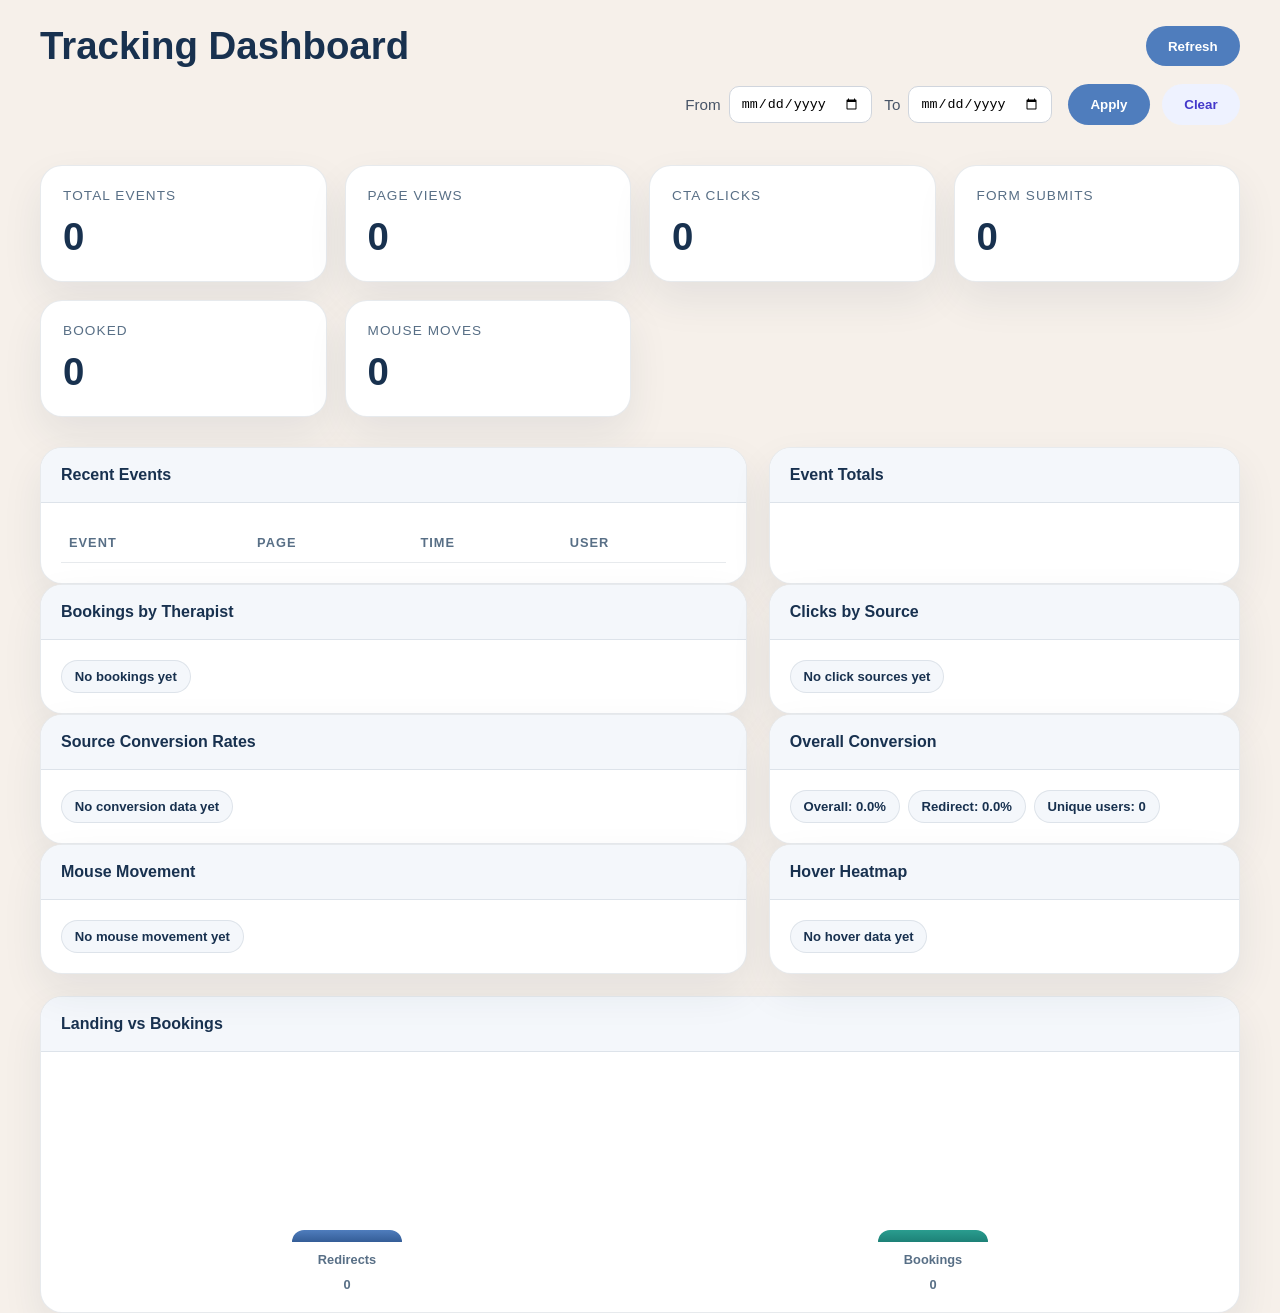
<file: index.html>
<!DOCTYPE html>
<html lang="en">
  <head>
    <meta charset="UTF-8" />
    <meta name="viewport" content="width=device-width, initial-scale=1.0" />
    <title>TMatch Tracking Dashboard</title>
    <link rel="stylesheet" href="dashboard.css" />
  </head>
  <body>
    <div class="container">
      <header class="header">
        <div class="header-inner">
          <h1>Tracking Dashboard</h1>
          <button class="refresh-btn" onclick="renderDashboard()">Refresh</button>
        </div>
        <div class="filter-bar" style="display:flex; flex-wrap:wrap; gap:12px; align-items:center; justify-content:flex-end; margin-top: 1rem;">
          <label style="display:flex; align-items:center; gap:8px; color:#475467; font-size:0.95rem;">From<input id="dateFrom" type="date" style="padding:0.55rem 0.7rem; border-radius:10px; border:1px solid #d0d5dd; background:#fff;" /></label>
          <label style="display:flex; align-items:center; gap:8px; color:#475467; font-size:0.95rem;">To<input id="dateTo" type="date" style="padding:0.55rem 0.7rem; border-radius:10px; border:1px solid #d0d5dd; background:#fff;" /></label>
          <button class="refresh-btn" onclick="renderDashboard()" style="margin-left: 0.25rem;">Apply</button>
          <button class="refresh-btn" onclick="clearDateFilter()" style="background:#eef2ff; color:#4338ca;">Clear</button>
        </div>
      </header>

      <section class="stats-grid" id="statsGrid"></section>

      <section class="layout">
        <div class="panel">
          <div class="panel-header">Recent Events</div>
          <div class="panel-body">
            <table>
              <thead>
                <tr>
                  <th>Event</th>
                  <th>Page</th>
                  <th>Time</th>
                  <th>User</th>
                </tr>
              </thead>
              <tbody id="eventTableBody"></tbody>
            </table>
          </div>
        </div>

        <div class="panel">
          <div class="panel-header">Event Totals</div>
          <div class="panel-body">
            <div id="eventTotals" class="chip-list"></div>
          </div>
        </div>
      </section>

      <section class="layout">
        <div class="panel">
          <div class="panel-header">Bookings by Therapist</div>
          <div class="panel-body">
            <div id="therapistBreakdown" class="chip-list"></div>
          </div>
        </div>

        <div class="panel">
          <div class="panel-header">Clicks by Source</div>
          <div class="panel-body">
            <div id="sourceBreakdown" class="chip-list"></div>
          </div>
        </div>
      </section>

      <section class="layout">
        <div class="panel">
          <div class="panel-header">Source Conversion Rates</div>
          <div class="panel-body">
            <div id="sourceConversionBreakdown" class="chip-list"></div>
          </div>
        </div>

        <div class="panel">
          <div class="panel-header">Overall Conversion</div>
          <div class="panel-body">
            <div id="overallConversion" class="chip-list"></div>
          </div>
        </div>
      </section>

      <section class="layout">
        <div class="panel">
          <div class="panel-header">Mouse Movement</div>
          <div class="panel-body">
            <div id="mouseMovementSummary" class="chip-list"></div>
          </div>
        </div>

        <div class="panel">
          <div class="panel-header">Hover Heatmap</div>
          <div class="panel-body">
            <div id="hoverHeatmapSummary" class="chip-list"></div>
          </div>
        </div>
      </section>

      <section class="panel chart-panel">
        <div class="panel-header">Landing vs Bookings</div>
        <div class="panel-body">
          <div id="chartWrap" class="chart-wrap"></div>
        </div>
      </section>
    </div>

    <script>
      const STORAGE_KEY = 'websiteTrackingEvents';
      const REDIRECT_STORAGE_KEY = 'redirectLandingVisits';

      function getEvents() {
        try {
          return JSON.parse(localStorage.getItem(STORAGE_KEY) || '[]');
        } catch (error) {
          return [];
        }
      }

      function getRedirectLandingStats() {
        try {
          return JSON.parse(localStorage.getItem(REDIRECT_STORAGE_KEY) || '{}');
        } catch (error) {
          return {};
        }
      }

      function getDateFilter() {
        const fromField = document.getElementById('dateFrom');
        const toField = document.getElementById('dateTo');
        return {
          from: fromField ? fromField.value : '',
          to: toField ? toField.value : ''
        };
      }

      function filterEventsByDate(events) {
        const { from, to } = getDateFilter();
        if (!from && !to) return events;

        return events.filter((event) => {
          if (!event.timestamp) return true;

          const eventDate = new Date(event.timestamp);
          const fromDate = from ? new Date(`${from}T00:00:00`) : null;
          const toDate = to ? new Date(`${to}T23:59:59`) : null;

          if (fromDate && eventDate < fromDate) return false;
          if (toDate && eventDate > toDate) return false;
          return true;
        });
      }

      function clearDateFilter() {
        const fromField = document.getElementById('dateFrom');
        const toField = document.getElementById('dateTo');
        if (fromField) fromField.value = '';
        if (toField) toField.value = '';
        renderDashboard();
      }

      function renderDashboard() {
        const events = filterEventsByDate(getEvents());
        const redirectStats = getRedirectLandingStats();

        const totalEvents = events.length;
        const pageViews = events.filter((event) => event.eventName === 'page_view').length;
        const clicks = events.filter((event) => event.eventName === 'cta_click').length;
        const formSubmits = events.filter((event) => event.eventName === 'form_submit').length;
        const bookedAppointments = events.filter((event) => event.eventName === 'book_appointment').length;
        const redirectVisits = Object.values(redirectStats).reduce((sum, item) => sum + (item.total || 0), 0);
        const uniqueUsers = new Set(events.map((event) => event.userId).filter(Boolean)).size;
        const overallConversionRate = pageViews > 0 ? (bookedAppointments / pageViews) * 100 : 0;
        const redirectConversionRate = redirectVisits > 0 ? (bookedAppointments / redirectVisits) * 100 : 0;

        const therapistSummary = events
          .filter((event) => event.eventName === 'book_appointment')
          .reduce((acc, event) => {
            const therapistName = event.therapist || 'Unknown therapist';
            acc[therapistName] = (acc[therapistName] || 0) + 1;
            return acc;
          }, {});

        const clickSourceSummary = events
          .filter((event) => event.eventName === 'cta_click' || event.eventName === 'outbound_click')
          .reduce((acc, event) => {
            const source = event.source || 'direct';
            acc[source] = (acc[source] || 0) + 1;
            return acc;
          }, {});

        const sourceTrafficSummary = events
          .filter((event) => event.eventName === 'page_view' || event.eventName === 'cta_click')
          .reduce((acc, event) => {
            const source = event.source || 'direct';
            acc[source] = (acc[source] || 0) + 1;
            return acc;
          }, {});

        const bookingsBySource = events
          .filter((event) => event.eventName === 'book_appointment')
          .reduce((acc, event) => {
            const source = event.source || 'direct';
            acc[source] = (acc[source] || 0) + 1;
            return acc;
          }, {});

        const sourceConversionSummary = Object.entries(sourceTrafficSummary).reduce((acc, [source, traffic]) => {
          const bookings = bookingsBySource[source] || 0;
          acc[source] = traffic > 0 ? (bookings / traffic) * 100 : 0;
          return acc;
        }, {});

        const mouseSet = events.filter((event) => event.eventName === 'mouse_move');
        const mouseHotspots = mouseSet.reduce((acc, event) => {
          const key = `${Math.round((event.x || 0) / 100) * 100},${Math.round((event.y || 0) / 100) * 100}`;
          acc[key] = (acc[key] || 0) + 1;
          return acc;
        }, {});

        const hoverHotspots = events
          .filter((event) => event.eventName === 'hover_heatmap')
          .reduce((acc, event) => {
            const key = event.element || 'unknown';
            acc[key] = (acc[key] || 0) + 1;
            return acc;
          }, {});

        const statsGrid = document.getElementById('statsGrid');
        statsGrid.innerHTML = `
          <div class="stat-card">
            <span class="stat-label">Total events</span>
            <div class="stat-value">${totalEvents}</div>
          </div>
          <div class="stat-card">
            <span class="stat-label">Page views</span>
            <div class="stat-value">${pageViews}</div>
          </div>
          <div class="stat-card">
            <span class="stat-label">CTA clicks</span>
            <div class="stat-value">${clicks}</div>
          </div>
          <div class="stat-card">
            <span class="stat-label">Form submits</span>
            <div class="stat-value">${formSubmits}</div>
          </div>
          <div class="stat-card">
            <span class="stat-label">Booked</span>
            <div class="stat-value">${bookedAppointments}</div>
          </div>
          <div class="stat-card">
            <span class="stat-label">Mouse moves</span>
            <div class="stat-value">${mouseSet.length}</div>
          </div>
        `;

        const eventTableBody = document.getElementById('eventTableBody');
        eventTableBody.innerHTML = events.slice(-10).reverse().map((event) => `
          <tr>
            <td>${event.eventName}</td>
            <td>${event.page || '/'}</td>
            <td>${new Date(event.timestamp).toLocaleString()}</td>
            <td>${event.userId || 'anonymous'}</td>
          </tr>
        `).join('');

        const totals = events.reduce((acc, event) => {
          acc[event.eventName] = (acc[event.eventName] || 0) + 1;
          return acc;
        }, {});

        const eventTotals = document.getElementById('eventTotals');
        const redirectSources = Object.entries(redirectStats).reduce((acc, [page, pageData]) => {
          Object.entries(pageData.sources || {}).forEach(([source, count]) => {
            acc[source] = (acc[source] || 0) + count;
          });
          return acc;
        }, {});

        const summaryChips = [
          ...Object.entries(totals)
            .sort((a, b) => b[1] - a[1])
            .map(([name, count]) => `<span class="chip">${name}: ${count}</span>`),
          ...Object.entries(redirectSources)
            .map(([source, count]) => `<span class="chip">redirect:${source}: ${count}</span>`)
        ];

        eventTotals.innerHTML = summaryChips.join('');

        const therapistBreakdown = document.getElementById('therapistBreakdown');
        therapistBreakdown.innerHTML = Object.entries(therapistSummary)
          .sort((a, b) => b[1] - a[1])
          .map(([therapist, count]) => `<span class="chip">${therapist}: ${count}</span>`)
          .join('') || '<span class="chip">No bookings yet</span>';

        const sourceBreakdown = document.getElementById('sourceBreakdown');
        sourceBreakdown.innerHTML = Object.entries(clickSourceSummary)
          .sort((a, b) => b[1] - a[1])
          .map(([source, count]) => `<span class="chip">${source}: ${count}</span>`)
          .join('') || '<span class="chip">No click sources yet</span>';

        const sourceConversionBreakdown = document.getElementById('sourceConversionBreakdown');
        sourceConversionBreakdown.innerHTML = Object.entries(sourceConversionSummary)
          .sort((a, b) => b[1] - a[1])
          .map(([source, rate]) => `<span class="chip">${source}: ${rate.toFixed(1)}%</span>`)
          .join('') || '<span class="chip">No conversion data yet</span>';

        const overallConversion = document.getElementById('overallConversion');
        overallConversion.innerHTML = `
          <span class="chip">Overall: ${overallConversionRate.toFixed(1)}%</span>
          <span class="chip">Redirect: ${redirectConversionRate.toFixed(1)}%</span>
          <span class="chip">Unique users: ${uniqueUsers}</span>
        `;

        const mouseMovementSummary = document.getElementById('mouseMovementSummary');
        mouseMovementSummary.innerHTML = Object.entries(mouseHotspots)
          .sort((a, b) => b[1] - a[1])
          .slice(0, 6)
          .map(([pos, count]) => `<span class="chip">${pos}: ${count}</span>`)
          .join('') || '<span class="chip">No mouse movement yet</span>';

        const hoverHeatmapSummary = document.getElementById('hoverHeatmapSummary');
        hoverHeatmapSummary.innerHTML = Object.entries(hoverHotspots)
          .sort((a, b) => b[1] - a[1])
          .slice(0, 6)
          .map(([element, count]) => `<span class="chip">${element}: ${count}</span>`)
          .join('') || '<span class="chip">No hover data yet</span>';

        const chartWrap = document.getElementById('chartWrap');
        const maxValue = Math.max(1, redirectVisits, bookedAppointments);

        chartWrap.innerHTML = `
          <div class="bar-group">
            <div class="bar" style="height: ${(redirectVisits / maxValue) * 100}%"></div>
            <div class="bar-label">Redirects</div>
            <div class="bar-label">${redirectVisits}</div>
          </div>
          <div class="bar-group">
            <div class="bar alt" style="height: ${(bookedAppointments / maxValue) * 100}%"></div>
            <div class="bar-label">Bookings</div>
            <div class="bar-label">${bookedAppointments}</div>
          </div>
        `;
      }

      const dateFrom = document.getElementById('dateFrom');
      const dateTo = document.getElementById('dateTo');
      if (dateFrom) {
        dateFrom.addEventListener('change', renderDashboard);
      }
      if (dateTo) {
        dateTo.addEventListener('change', renderDashboard);
      }

      renderDashboard();
      window.clearDateFilter = clearDateFilter;
    </script>
  </body>
</html>
</file>
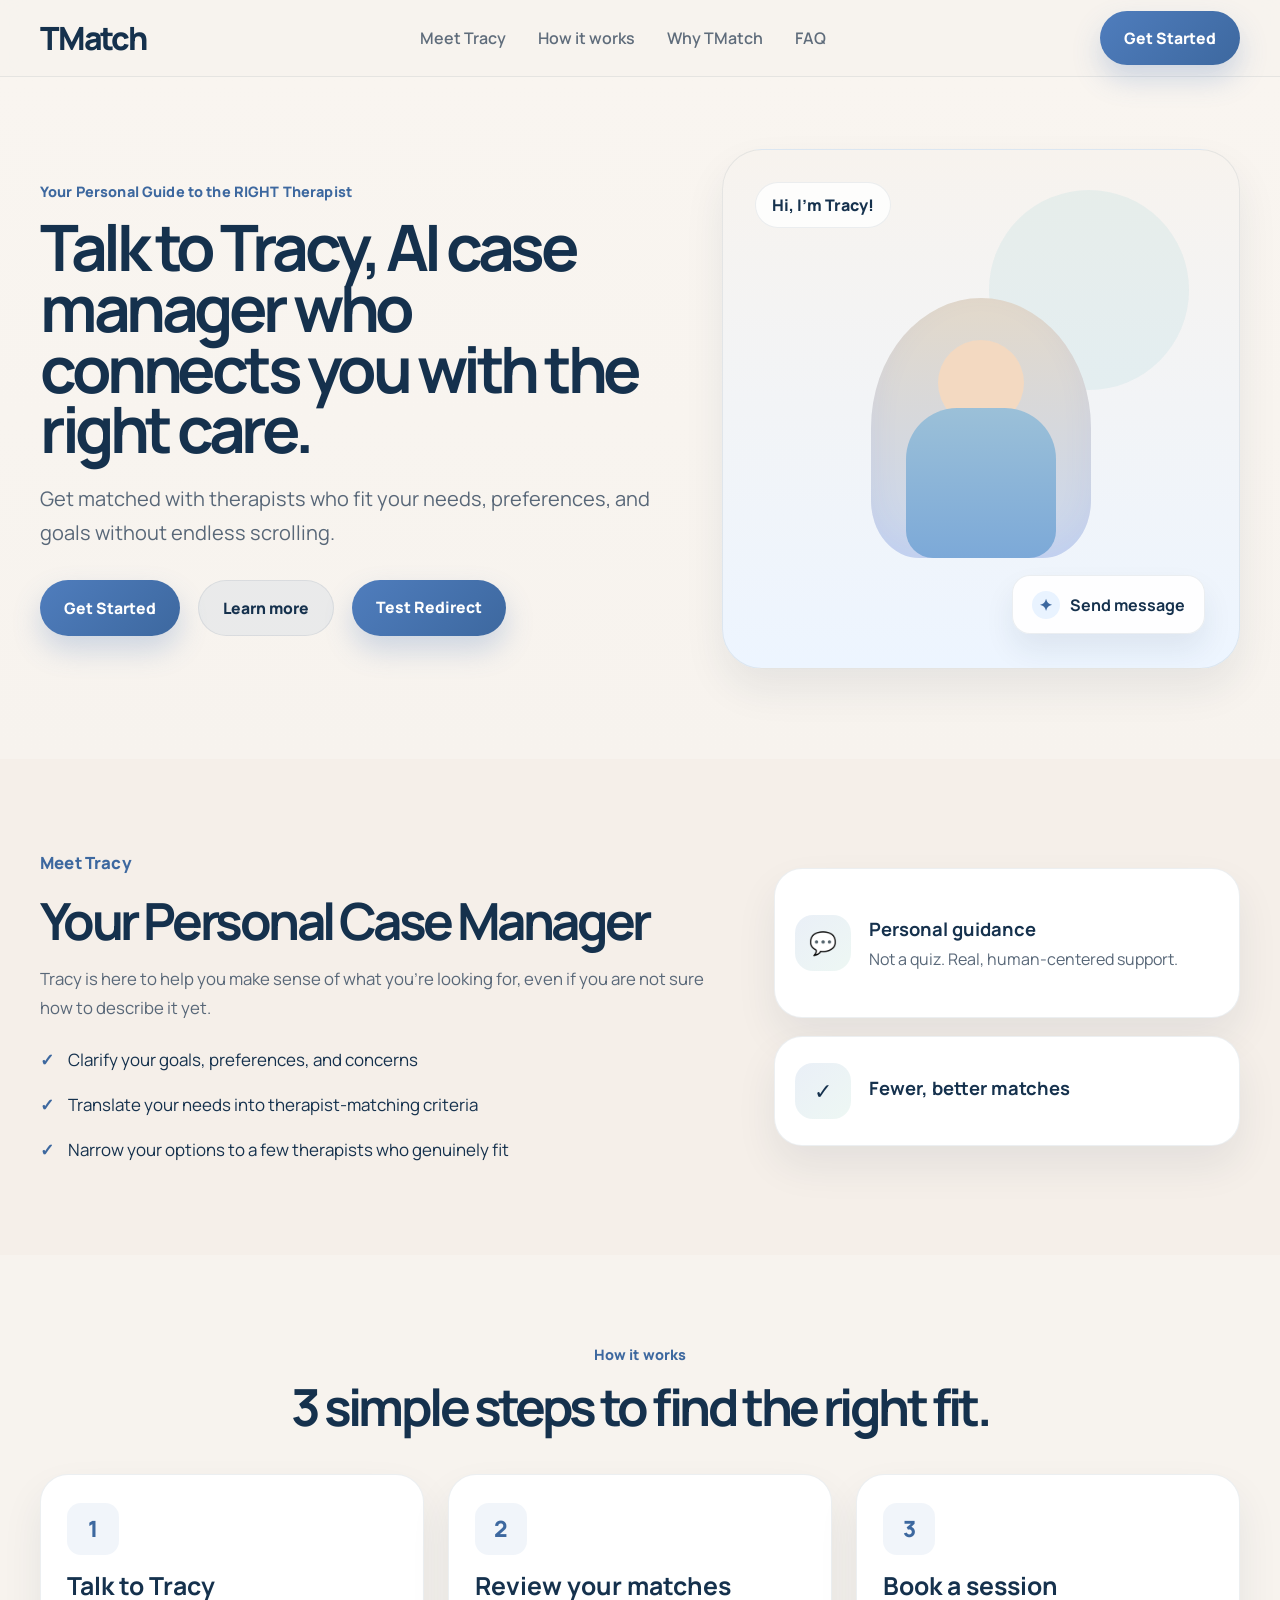
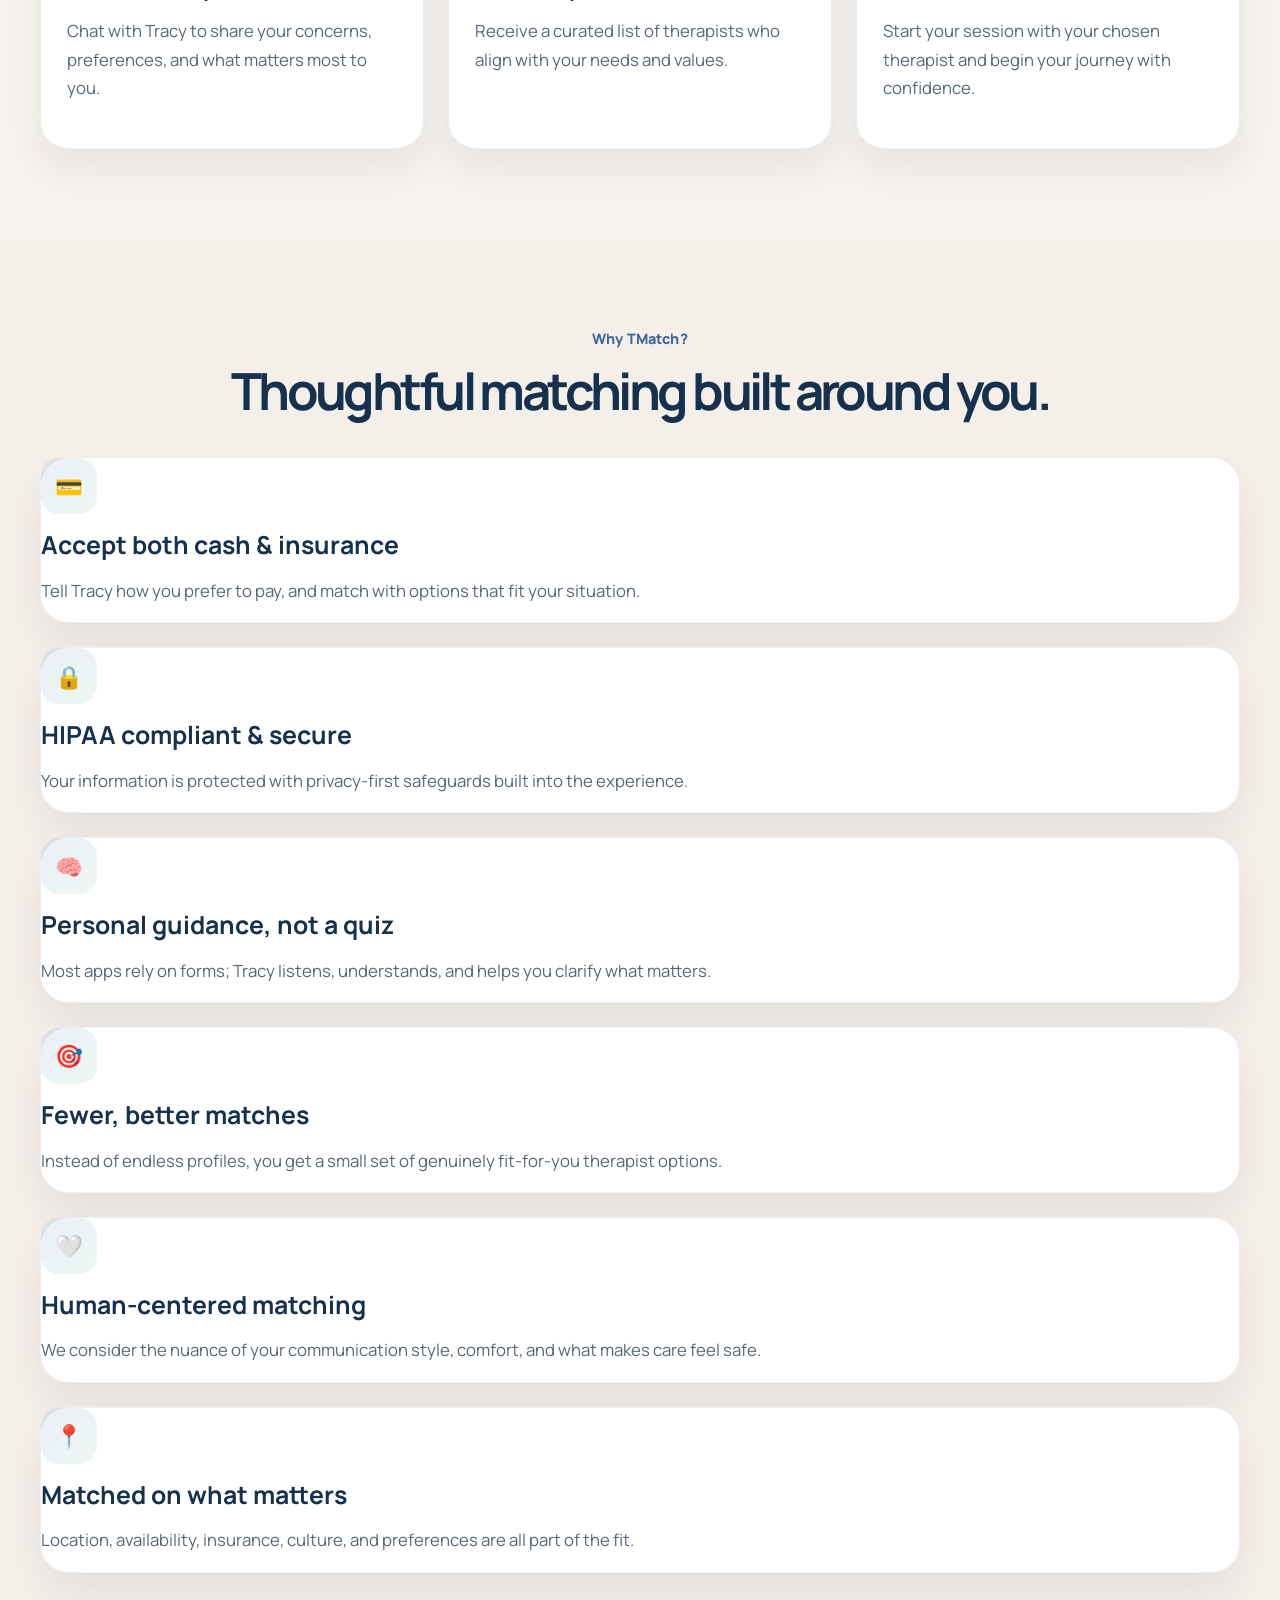
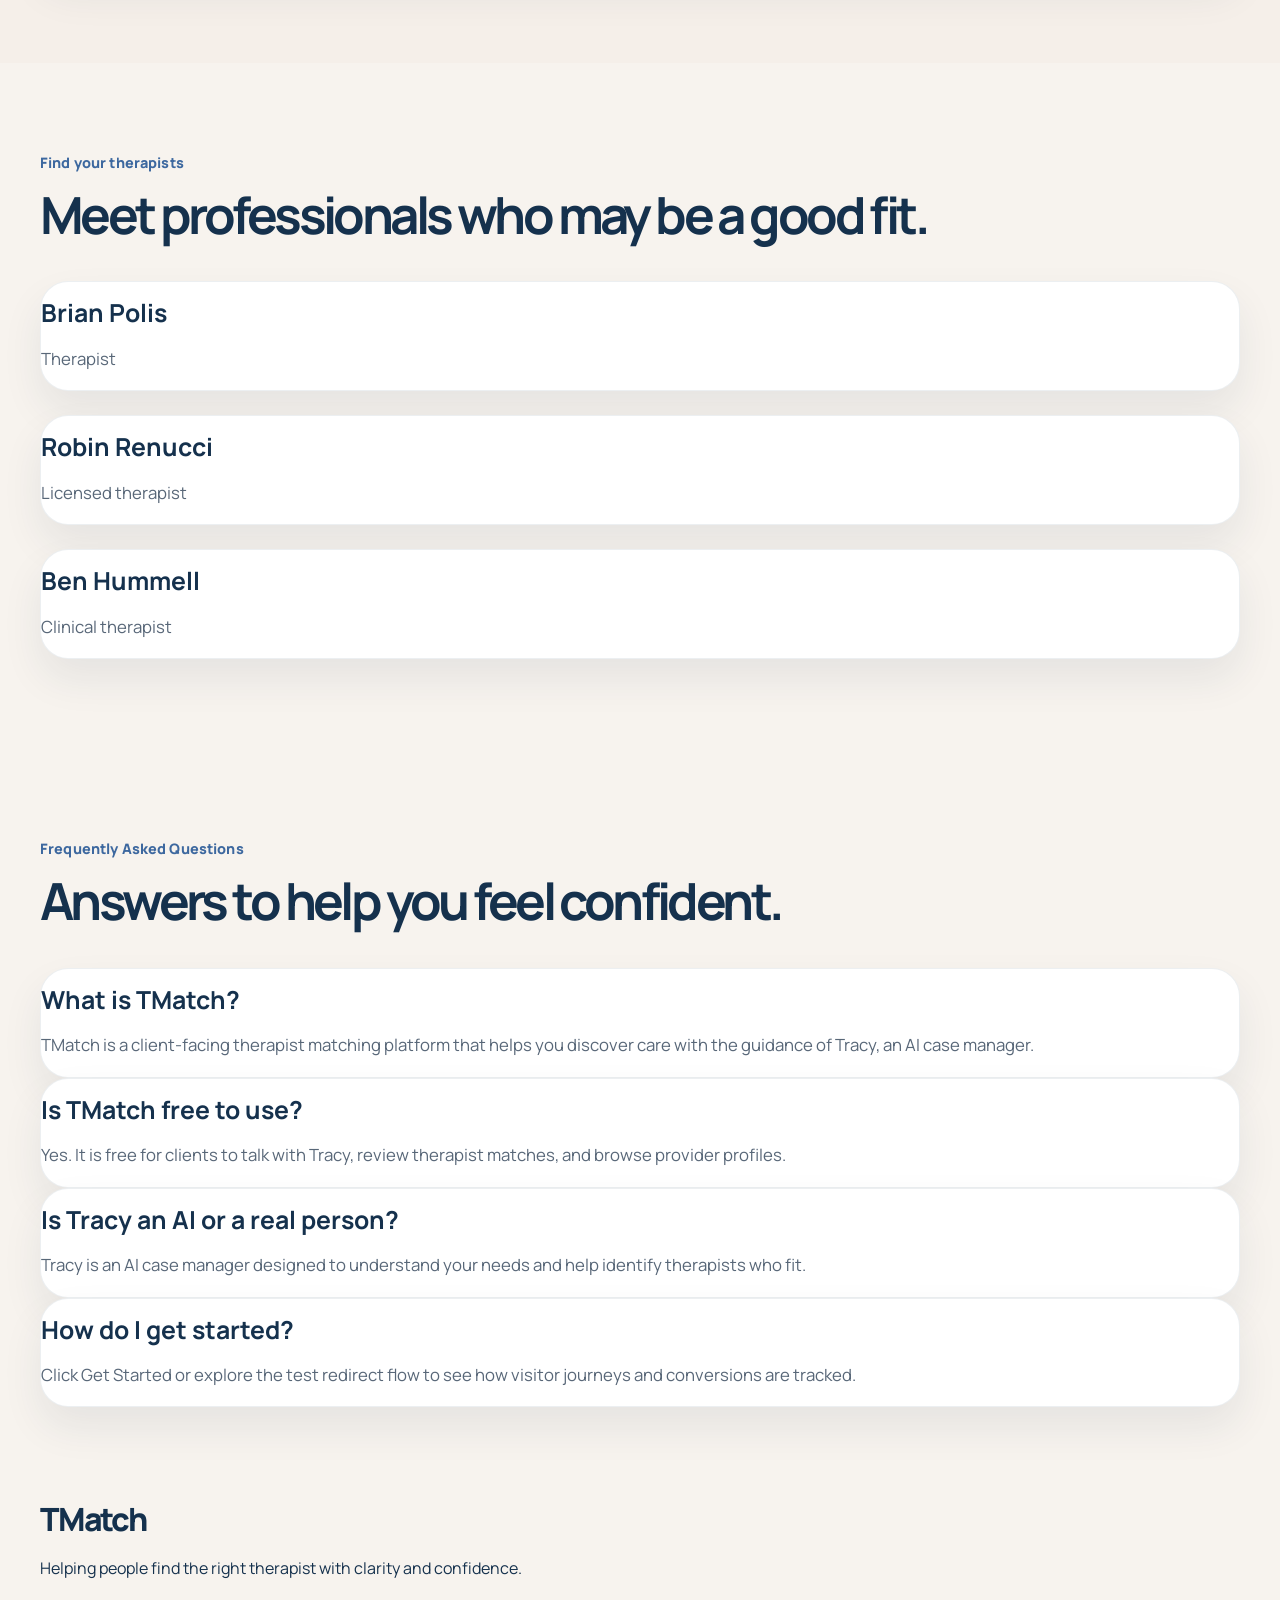
<file: website/index.html>
<!DOCTYPE html>
<html lang="en">
  <head>
    <meta charset="UTF-8" />
    <meta name="viewport" content="width=device-width, initial-scale=1.0" />
    <title>TMatch | Your Personal Guide to the RIGHT Therapist</title>
    <meta
      name="description"
      content="TMatch helps you find the right therapist through a guided, AI-powered matching experience."
    />
    <link rel="preconnect" href="https://fonts.googleapis.com" />
    <link rel="preconnect" href="https://fonts.gstatic.com" crossorigin />
    <link
      href="https://fonts.googleapis.com/css2?family=Manrope:wght@400;500;600;700;800&display=swap"
      rel="stylesheet"
    />
    <link rel="stylesheet" href="website.css" />
  </head>
  <body>
    <header class="site-header">
      <div class="container nav-wrap">
        <a href="#top" class="brand" data-track="brand_click">TMatch</a>
        <nav class="main-nav" aria-label="Main navigation">
          <a href="#meet-tracy" data-track="nav_meet_tracy">Meet Tracy</a>
          <a href="#how-it-works" data-track="nav_how_it_works">How it works</a>
          <a href="#why-tmatch" data-track="nav_why_tmatch">Why TMatch</a>
          <a href="#faq" data-track="nav_faq">FAQ</a>
        </nav>
        <button class="primary-btn" data-track="header_cta">Get Started</button>
      </div>
    </header>

    <main id="top">
      <section class="hero section-shell">
        <div class="container hero-grid">
          <div class="hero-copy">
            <p class="eyebrow">Your Personal Guide to the RIGHT Therapist</p>
            <h1>Talk to Tracy, AI case manager who connects you with the right care.</h1>
            <p class="hero-subtitle">
              Get matched with therapists who fit your needs, preferences, and goals without endless scrolling.
            </p>
            <div class="cta-row">
              <button class="primary-btn" data-track="hero_primary_cta">Get Started</button>
              <button class="secondary-btn" data-track="hero_secondary_cta">Learn more</button>
              <a class="primary-btn" href="redirect-test.html?source=homepage" data-track="redirect_test_link">Test Redirect</a>
            </div>
          </div>

          <div class="hero-visual" aria-label="Tracy AI case manager illustration">
            <div class="tracy-card">
              <div class="tracy-badge">Hi, I'm Tracy!</div>
              <div class="tracy-avatar">
                <div class="avatar-head"></div>
                <div class="avatar-body"></div>
              </div>
              <div class="chat-bubble">
                <span class="chat-icon">✦</span>
                <span>Send message</span>
              </div>
            </div>
          </div>
        </div>
      </section>

      <section id="meet-tracy" class="section-shell section-soft" data-track-section="meet_tracy">
        <div class="container split-layout">
          <div class="section-copy">
            <p class="eyebrow dark">Meet Tracy</p>
            <h2>Your Personal Case Manager</h2>
            <p>
              Tracy is here to help you make sense of what you're looking for, even if you are not sure how to describe it yet.
            </p>
            <ul class="check-list">
              <li>Clarify your goals, preferences, and concerns</li>
              <li>Translate your needs into therapist-matching criteria</li>
              <li>Narrow your options to a few therapists who genuinely fit</li>
            </ul>
          </div>

          <div class="side-panel">
            <div class="mini-card large">
              <div class="mini-icon">💬</div>
              <div>
                <strong>Personal guidance</strong>
                <p>Not a quiz. Real, human-centered support.</p>
              </div>
            </div>
            <div class="mini-card small">
              <div class="mini-icon">✓</div>
              <div>
                <strong>Fewer, better matches</strong>
              </div>
            </div>
          </div>
        </div>
      </section>

      <section id="how-it-works" class="section-shell" data-track-section="how_it_works">
        <div class="container">
          <div class="section-heading centered">
            <p class="eyebrow dark">How it works</p>
            <h2>3 simple steps to find the right fit.</h2>
          </div>

          <div class="steps-grid">
            <article class="step-card">
              <div class="step-icon">1</div>
              <h3>Talk to Tracy</h3>
              <p>Chat with Tracy to share your concerns, preferences, and what matters most to you.</p>
            </article>
            <article class="step-card">
              <div class="step-icon">2</div>
              <h3>Review your matches</h3>
              <p>Receive a curated list of therapists who align with your needs and values.</p>
            </article>
            <article class="step-card">
              <div class="step-icon">3</div>
              <h3>Book a session</h3>
              <p>Start your session with your chosen therapist and begin your journey with confidence.</p>
            </article>
          </div>
        </div>
      </section>

      <section id="why-tmatch" class="section-shell section-soft" data-track-section="why_tmatch">
        <div class="container">
          <div class="section-heading centered">
            <p class="eyebrow dark">Why TMatch?</p>
            <h2>Thoughtful matching built around you.</h2>
          </div>

          <div class="feature-grid">
            <article class="feature-card">
              <div class="feature-icon">💳</div>
              <h3>Accept both cash & insurance</h3>
              <p>Tell Tracy how you prefer to pay, and match with options that fit your situation.</p>
            </article>
            <article class="feature-card">
              <div class="feature-icon">🔒</div>
              <h3>HIPAA compliant & secure</h3>
              <p>Your information is protected with privacy-first safeguards built into the experience.</p>
            </article>
            <article class="feature-card">
              <div class="feature-icon">🧠</div>
              <h3>Personal guidance, not a quiz</h3>
              <p>Most apps rely on forms; Tracy listens, understands, and helps you clarify what matters.</p>
            </article>
            <article class="feature-card">
              <div class="feature-icon">🎯</div>
              <h3>Fewer, better matches</h3>
              <p>Instead of endless profiles, you get a small set of genuinely fit-for-you therapist options.</p>
            </article>
            <article class="feature-card">
              <div class="feature-icon">🤍</div>
              <h3>Human-centered matching</h3>
              <p>We consider the nuance of your communication style, comfort, and what makes care feel safe.</p>
            </article>
            <article class="feature-card">
              <div class="feature-icon">📍</div>
              <h3>Matched on what matters</h3>
              <p>Location, availability, insurance, culture, and preferences are all part of the fit.</p>
            </article>
          </div>
        </div>
      </section>

      <section class="section-shell profiles-section" data-track-section="therapist_matches">
        <div class="container">
          <div class="section-heading">
            <p class="eyebrow dark">Find your therapists</p>
            <h2>Meet professionals who may be a good fit.</h2>
          </div>

          <div class="profile-grid">
            <article class="profile-card">
              <div class="profile-photo photo-one"></div>
              <div class="profile-info">
                <h3>Brian Polis</h3>
                <p>Therapist</p>
              </div>
            </article>
            <article class="profile-card">
              <div class="profile-photo photo-two"></div>
              <div class="profile-info">
                <h3>Robin Renucci</h3>
                <p>Licensed therapist</p>
              </div>
            </article>
            <article class="profile-card">
              <div class="profile-photo photo-three"></div>
              <div class="profile-info">
                <h3>Ben Hummell</h3>
                <p>Clinical therapist</p>
              </div>
            </article>
          </div>
        </div>
      </section>

      <section id="faq" class="section-shell faq-section" data-track-section="faq">
        <div class="container faq-wrap">
          <div class="section-heading">
            <p class="eyebrow dark">Frequently Asked Questions</p>
            <h2>Answers to help you feel confident.</h2>
          </div>

          <div class="faq-list">
            <div class="faq-item">
              <h3>What is TMatch?</h3>
              <p>TMatch is a client-facing therapist matching platform that helps you discover care with the guidance of Tracy, an AI case manager.</p>
            </div>
            <div class="faq-item">
              <h3>Is TMatch free to use?</h3>
              <p>Yes. It is free for clients to talk with Tracy, review therapist matches, and browse provider profiles.</p>
            </div>
            <div class="faq-item">
              <h3>Is Tracy an AI or a real person?</h3>
              <p>Tracy is an AI case manager designed to understand your needs and help identify therapists who fit.</p>
            </div>
            <div class="faq-item">
              <h3>How do I get started?</h3>
              <p>Click Get Started or explore the test redirect flow to see how visitor journeys and conversions are tracked.</p>
            </div>
          </div>
        </div>
      </section>
    </main>

    <footer class="site-footer">
      <div class="container footer-inner">
        <div>
          <span class="brand footer-brand">TMatch</span>
          <p>Helping people find the right therapist with clarity and confidence.</p>
        </div>
        <div class="footer-links">
          <a href="#faq" data-track="footer_faq">FAQ</a>
          <a href="#how-it-works" data-track="footer_how_it_works">How it works</a>
          <a href="redirect-test.html?source=footer" data-track="footer_redirect_test">Test Redirect</a>
        </div>
      </div>
    </footer>

    <script src="tracking.js"></script>
  </body>
</html>
</file>
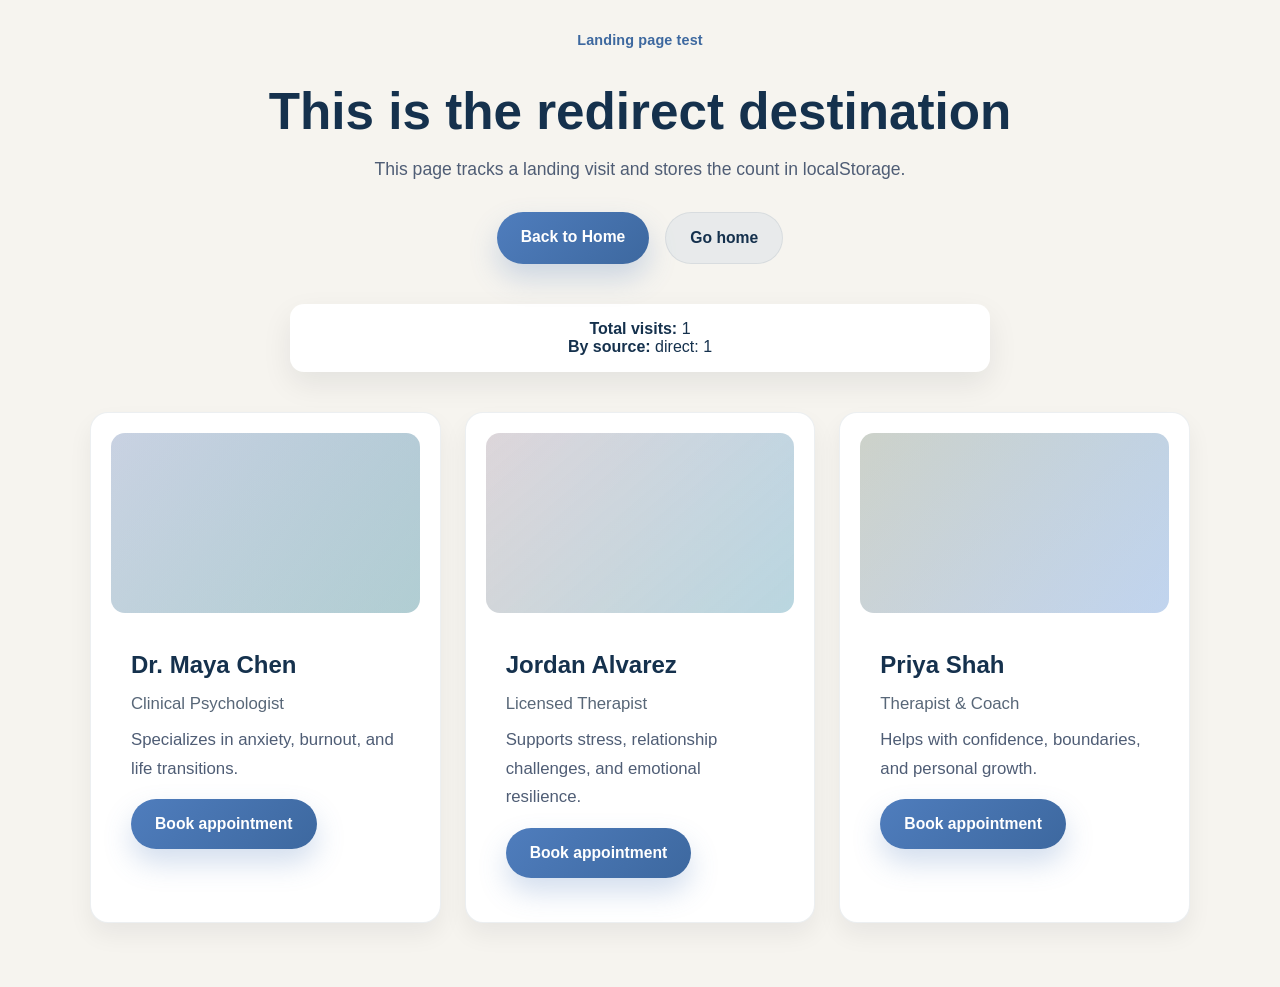
<file: redirect-test.html>
<!DOCTYPE html>
<html lang="en">
  <head>
    <meta charset="UTF-8" />
    <meta name="viewport" content="width=device-width, initial-scale=1.0" />
    <title>Redirect Test Page</title>
    <link rel="stylesheet" href="styles.css" />
  </head>
  <body>
    <main style="background: #f6f4ef; min-height: 100vh; padding: 2rem 1rem 4rem;">
      <div class="container" style="max-width: 1100px; margin: 0 auto;">
        <div style="text-align: center; margin-bottom: 2.5rem;">
          <p class="eyebrow dark">Landing page test</p>
          <h1 style="font-size: clamp(2rem, 5vw, 3.2rem); margin-bottom: 1rem;">This is the redirect destination</h1>
          <p style="font-size: 1.1rem; color: #4f5d75; margin-bottom: 2rem; max-width: 700px; margin-inline: auto;">
            This page tracks a landing visit and stores the count in localStorage.
          </p>
          <div style="display: flex; justify-content: center; gap: 1rem; flex-wrap: wrap;">
            <a href="index.html" class="primary-btn">Back to Home</a>
            <button class="secondary-btn" onclick="window.location.href='index.html'">Go home</button>
          </div>
        </div>

        <div id="landingSummary" style="margin: 0 auto 2.5rem; max-width: 700px; background: white; padding: 1rem 1.2rem; border-radius: 14px; box-shadow: 0 12px 30px rgba(15, 23, 42, 0.08); text-align: center;">
          Loading landing stats...
        </div>

        <section style="display: grid; grid-template-columns: repeat(auto-fit, minmax(260px, 1fr)); gap: 1.5rem; margin-top: 2rem;">
          <article class="profile-card" style="padding: 1.25rem; border-radius: 18px; background: white; box-shadow: 0 12px 24px rgba(15, 23, 42, 0.06);">
            <div class="profile-photo photo-one" style="height: 180px; border-radius: 14px; margin-bottom: 1rem;"></div>
            <div class="profile-info">
              <h3>Dr. Maya Chen</h3>
              <p>Clinical Psychologist</p>
              <p style="color: #4f5d75; margin: 0.5rem 0 1rem;">Specializes in anxiety, burnout, and life transitions.</p>
              <button class="primary-btn book-appointment" data-therapist="Dr. Maya Chen" data-track="book_appointment" type="button">Book appointment</button>
            </div>
          </article>

          <article class="profile-card" style="padding: 1.25rem; border-radius: 18px; background: white; box-shadow: 0 12px 24px rgba(15, 23, 42, 0.06);">
            <div class="profile-photo photo-two" style="height: 180px; border-radius: 14px; margin-bottom: 1rem;"></div>
            <div class="profile-info">
              <h3>Jordan Alvarez</h3>
              <p>Licensed Therapist</p>
              <p style="color: #4f5d75; margin: 0.5rem 0 1rem;">Supports stress, relationship challenges, and emotional resilience.</p>
              <button class="primary-btn book-appointment" data-therapist="Jordan Alvarez" data-track="book_appointment" type="button">Book appointment</button>
            </div>
          </article>

          <article class="profile-card" style="padding: 1.25rem; border-radius: 18px; background: white; box-shadow: 0 12px 24px rgba(15, 23, 42, 0.06);">
            <div class="profile-photo photo-three" style="height: 180px; border-radius: 14px; margin-bottom: 1rem;"></div>
            <div class="profile-info">
              <h3>Priya Shah</h3>
              <p>Therapist & Coach</p>
              <p style="color: #4f5d75; margin: 0.5rem 0 1rem;">Helps with confidence, boundaries, and personal growth.</p>
              <button class="primary-btn book-appointment" data-therapist="Priya Shah" data-track="book_appointment" type="button">Book appointment</button>
            </div>
          </article>
        </section>
      </div>
    </main>

    <script src="tracking.js"></script>
    <script>
      function renderLandingStats() {
        const data = JSON.parse(localStorage.getItem('redirectLandingVisits') || '{}');
        const entry = data['redirect-test'];

        const summary = document.getElementById('landingSummary');
        if (!summary) return;

        if (!entry) {
          summary.textContent = 'No landing visits recorded yet.';
          return;
        }

        const sourceList = Object.entries(entry.sources || {})
          .map(([source, count]) => `${source}: ${count}`)
          .join(' | ');

        summary.innerHTML = `
          <strong>Total visits:</strong> ${entry.total}<br>
          <strong>By source:</strong> ${sourceList || 'direct: 0'}
        `;
      }

      document.addEventListener('DOMContentLoaded', () => {
        renderLandingStats();

        document.querySelectorAll('.book-appointment').forEach((button) => {
          button.addEventListener('click', () => {
            const therapist = button.dataset.therapist || 'Unknown therapist';
            const source = new URLSearchParams(window.location.search).get('source') || 'direct';

            window.localStorage.setItem(
              'lastBookedTherapist', JSON.stringify({ therapist, source, timestamp: new Date().toISOString() })
            );

            trackEvent('book_appointment', {
              therapist,
              source,
              page: 'redirect-test.html',
            });

            button.textContent = 'Booked';
            button.disabled = true;
          });
        });
      });
    </script>
  </body>
</html>
</file>
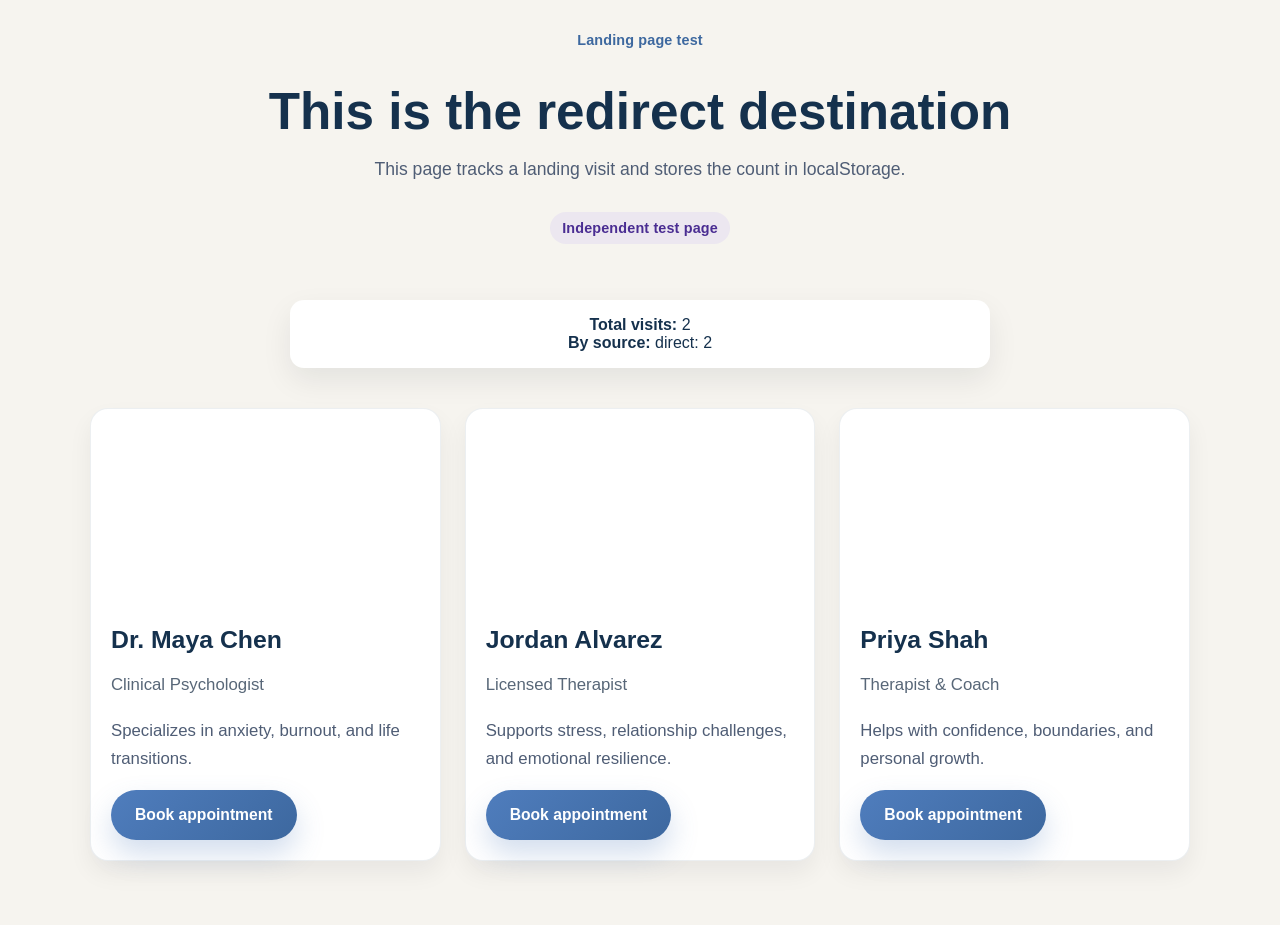
<file: website/redirect-test.html>
<!DOCTYPE html>
<html lang="en">
  <head>
    <meta charset="UTF-8" />
    <meta name="viewport" content="width=device-width, initial-scale=1.0" />
    <title>Redirect Test Page</title>
    <link rel="stylesheet" href="website.css" />
  </head>
  <body>
    <main style="background: #f6f4ef; min-height: 100vh; padding: 2rem 1rem 4rem;">
      <div class="container" style="max-width: 1100px; margin: 0 auto;">
        <div style="text-align: center; margin-bottom: 2.5rem;">
          <p class="eyebrow dark">Landing page test</p>
          <h1 style="font-size: clamp(2rem, 5vw, 3.2rem); margin-bottom: 1rem;">This is the redirect destination</h1>
          <p style="font-size: 1.1rem; color: #4f5d75; margin-bottom: 2rem; max-width: 700px; margin-inline: auto;">
            This page tracks a landing visit and stores the count in localStorage.
          </p>
          <div style="display: flex; justify-content: center; gap: 1rem; flex-wrap: wrap;">
            <span class="eyebrow dark" style="display: inline-block; padding: 0.5rem 0.75rem; border-radius: 999px; background: rgba(116, 78, 255, 0.08); color: #4a2d92;">Independent test page</span>
          </div>
        </div>

        <div id="landingSummary" style="margin: 0 auto 2.5rem; max-width: 700px; background: white; padding: 1rem 1.2rem; border-radius: 14px; box-shadow: 0 12px 30px rgba(15, 23, 42, 0.08); text-align: center;">
          Loading landing stats...
        </div>

        <section style="display: grid; grid-template-columns: repeat(auto-fit, minmax(260px, 1fr)); gap: 1.5rem; margin-top: 2rem;">
          <article class="profile-card" style="padding: 1.25rem; border-radius: 18px; background: white; box-shadow: 0 12px 24px rgba(15, 23, 42, 0.06);">
            <div class="profile-photo photo-one" style="height: 180px; border-radius: 14px; margin-bottom: 1rem;"></div>
            <div class="profile-info">
              <h3>Dr. Maya Chen</h3>
              <p>Clinical Psychologist</p>
              <p style="color: #4f5d75; margin: 0.5rem 0 1rem;">Specializes in anxiety, burnout, and life transitions.</p>
              <button class="primary-btn book-appointment" data-therapist="Dr. Maya Chen" data-track="book_appointment" type="button">Book appointment</button>
            </div>
          </article>

          <article class="profile-card" style="padding: 1.25rem; border-radius: 18px; background: white; box-shadow: 0 12px 24px rgba(15, 23, 42, 0.06);">
            <div class="profile-photo photo-two" style="height: 180px; border-radius: 14px; margin-bottom: 1rem;"></div>
            <div class="profile-info">
              <h3>Jordan Alvarez</h3>
              <p>Licensed Therapist</p>
              <p style="color: #4f5d75; margin: 0.5rem 0 1rem;">Supports stress, relationship challenges, and emotional resilience.</p>
              <button class="primary-btn book-appointment" data-therapist="Jordan Alvarez" data-track="book_appointment" type="button">Book appointment</button>
            </div>
          </article>

          <article class="profile-card" style="padding: 1.25rem; border-radius: 18px; background: white; box-shadow: 0 12px 24px rgba(15, 23, 42, 0.06);">
            <div class="profile-photo photo-three" style="height: 180px; border-radius: 14px; margin-bottom: 1rem;"></div>
            <div class="profile-info">
              <h3>Priya Shah</h3>
              <p>Therapist & Coach</p>
              <p style="color: #4f5d75; margin: 0.5rem 0 1rem;">Helps with confidence, boundaries, and personal growth.</p>
              <button class="primary-btn book-appointment" data-therapist="Priya Shah" data-track="book_appointment" type="button">Book appointment</button>
            </div>
          </article>
        </section>
      </div>
    </main>

    <script src="tracking.js"></script>
    <script>
      function renderLandingStats() {
        const data = JSON.parse(localStorage.getItem('redirectLandingVisits') || '{}');
        const entry = data['redirect-test'];

        const summary = document.getElementById('landingSummary');
        if (!summary) return;

        if (!entry) {
          summary.textContent = 'No landing visits recorded yet.';
          return;
        }

        const sourceList = Object.entries(entry.sources || {})
          .map(([source, count]) => `${source}: ${count}`)
          .join(' | ');

        summary.innerHTML = `
          <strong>Total visits:</strong> ${entry.total}<br>
          <strong>By source:</strong> ${sourceList || 'direct: 0'}
        `;
      }

      document.addEventListener('DOMContentLoaded', () => {
        renderLandingStats();

        document.querySelectorAll('.book-appointment').forEach((button) => {
          button.addEventListener('click', () => {
            const therapist = button.dataset.therapist || 'Unknown therapist';
            const source = new URLSearchParams(window.location.search).get('source') || 'direct';

            window.localStorage.setItem(
              'lastBookedTherapist', JSON.stringify({ therapist, source, timestamp: new Date().toISOString() })
            );

            trackEvent('book_appointment', {
              therapist,
              source,
              page: 'redirect-test.html',
            });

            button.textContent = 'Booked';
            button.disabled = true;
          });
        });
      });
    </script>
  </body>
</html>
</file>
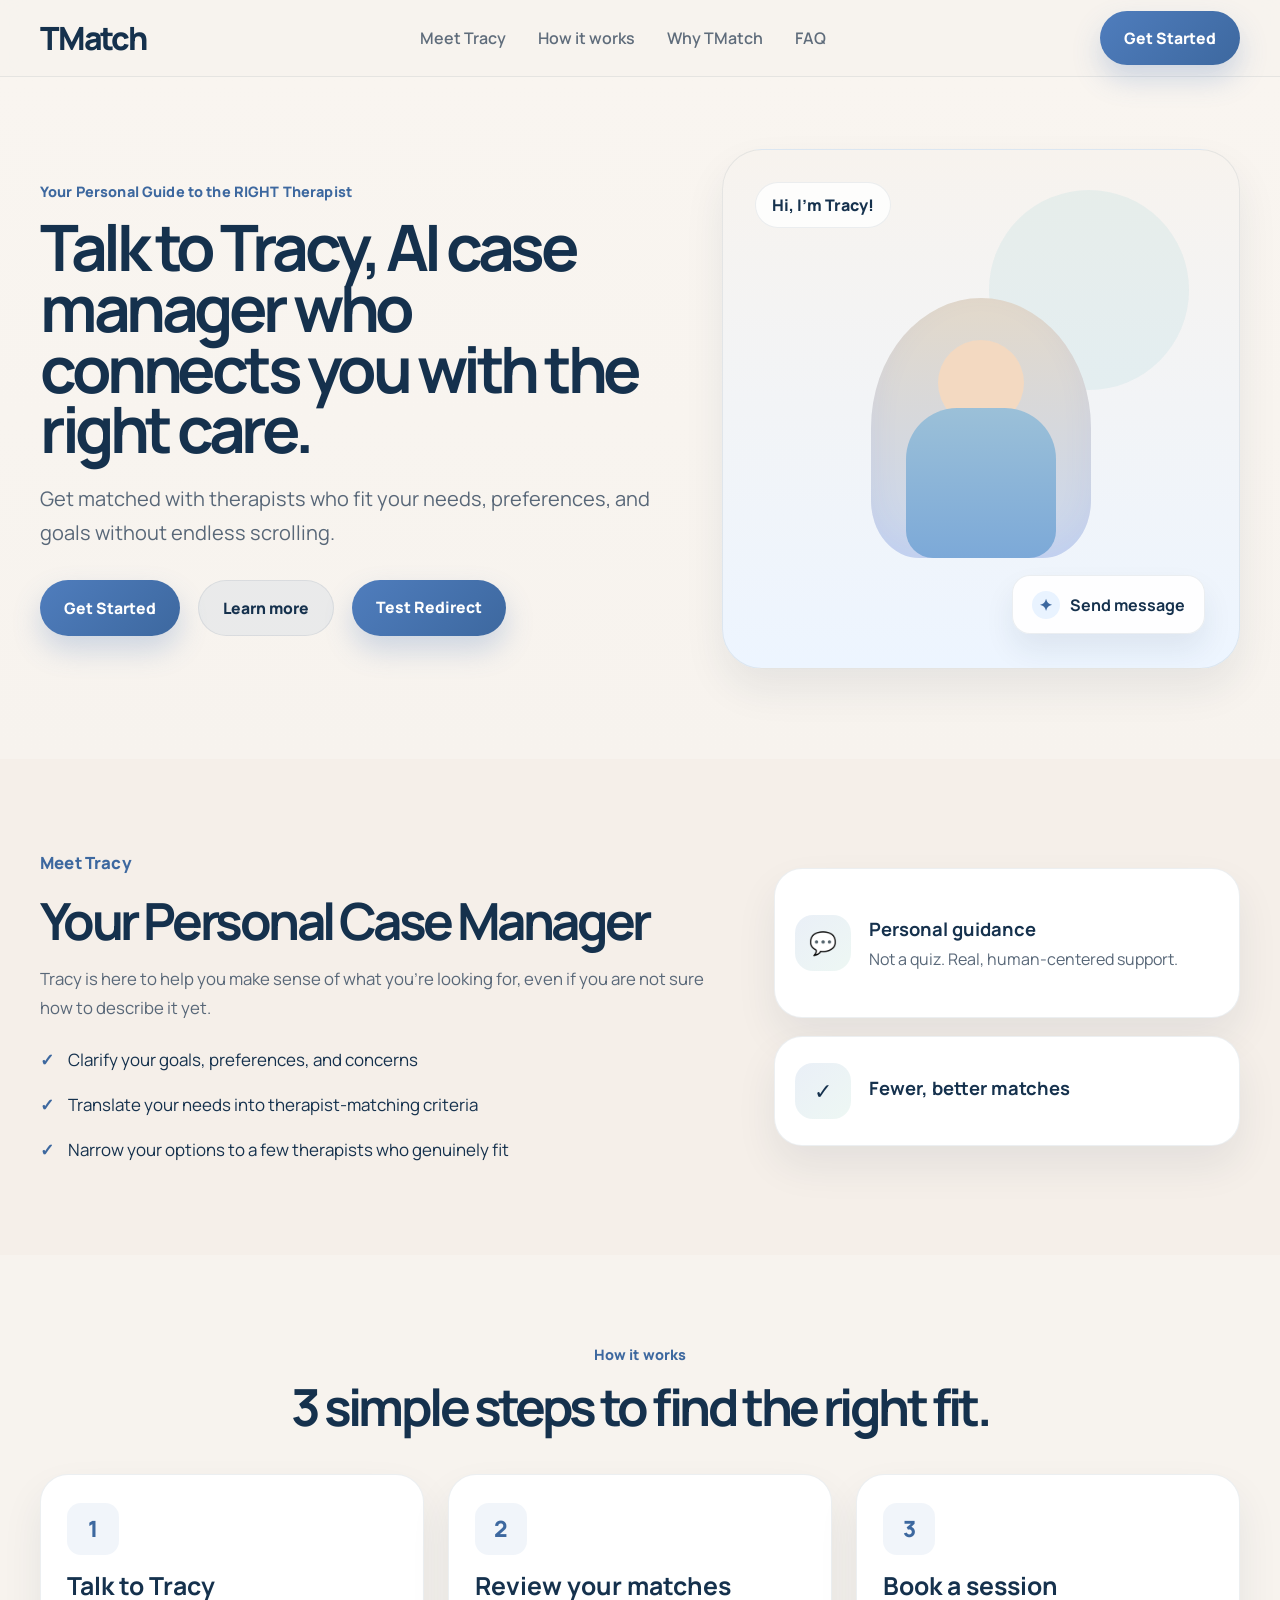
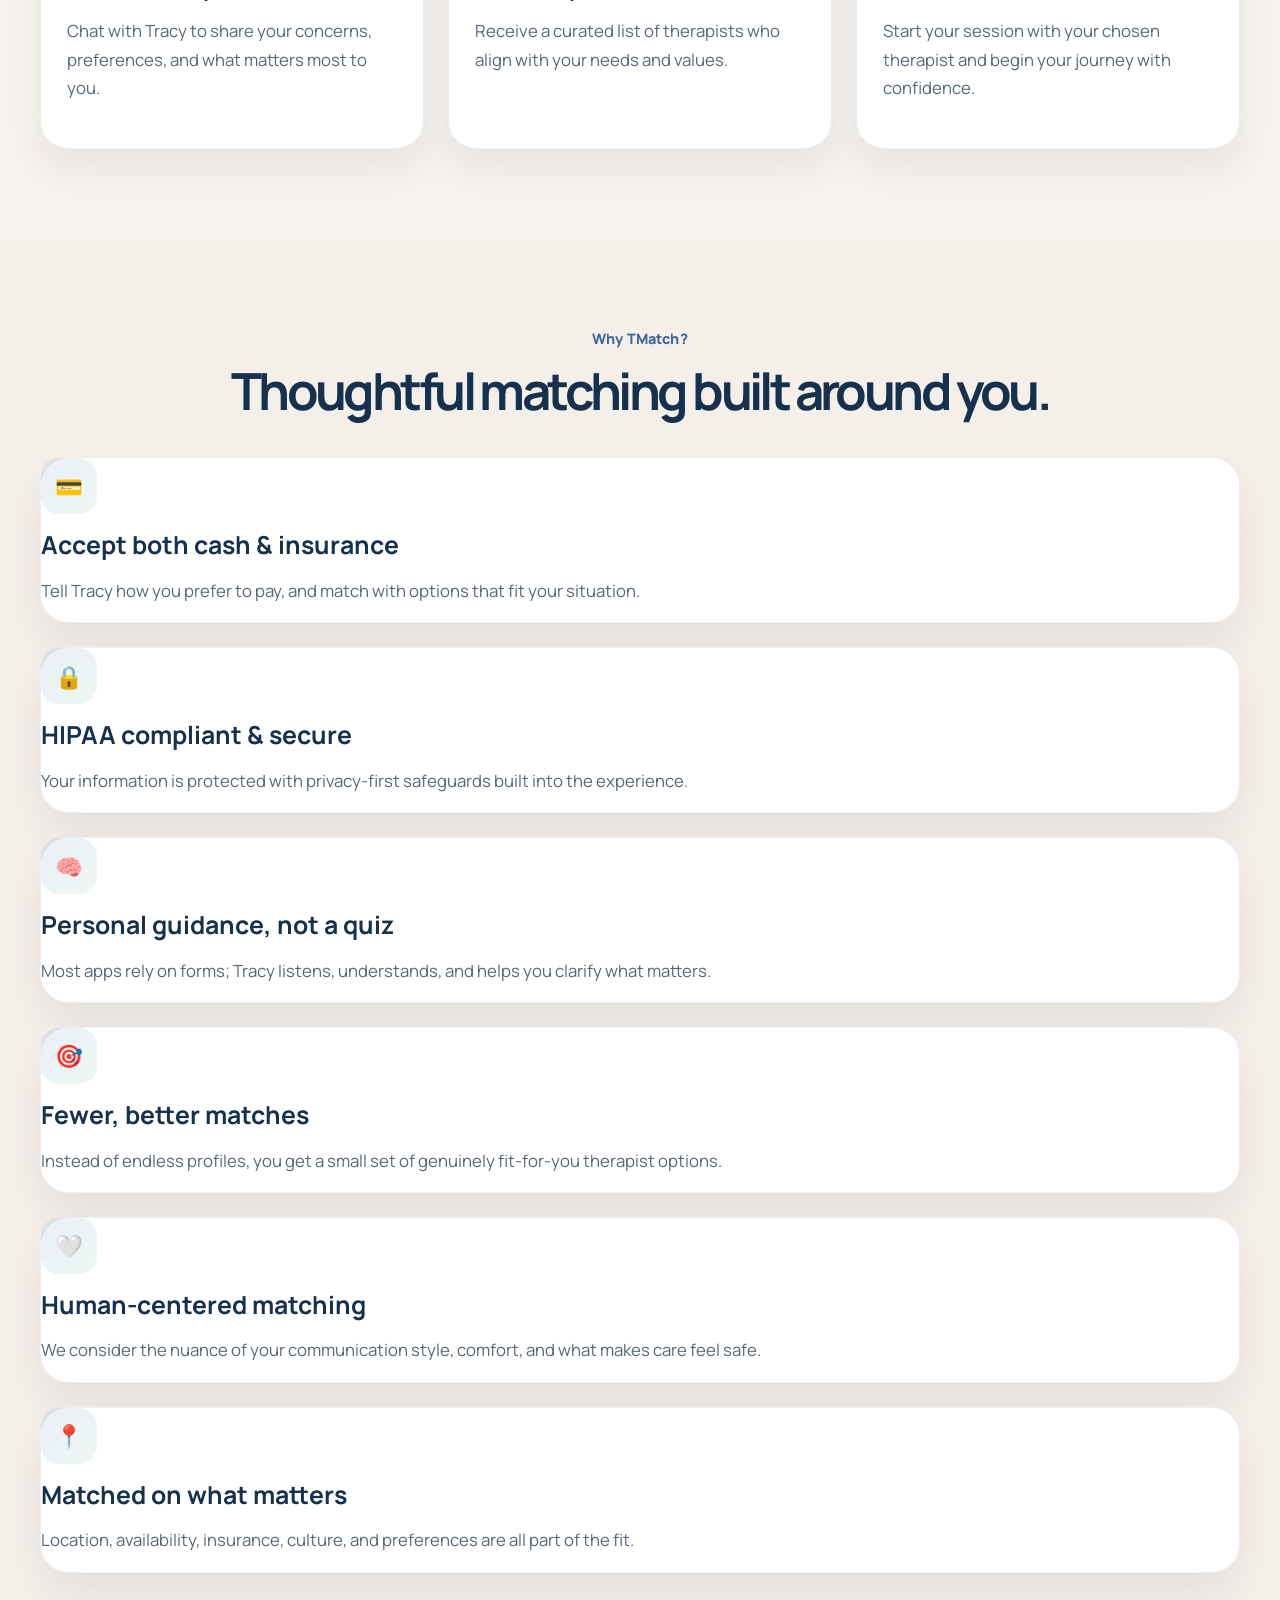
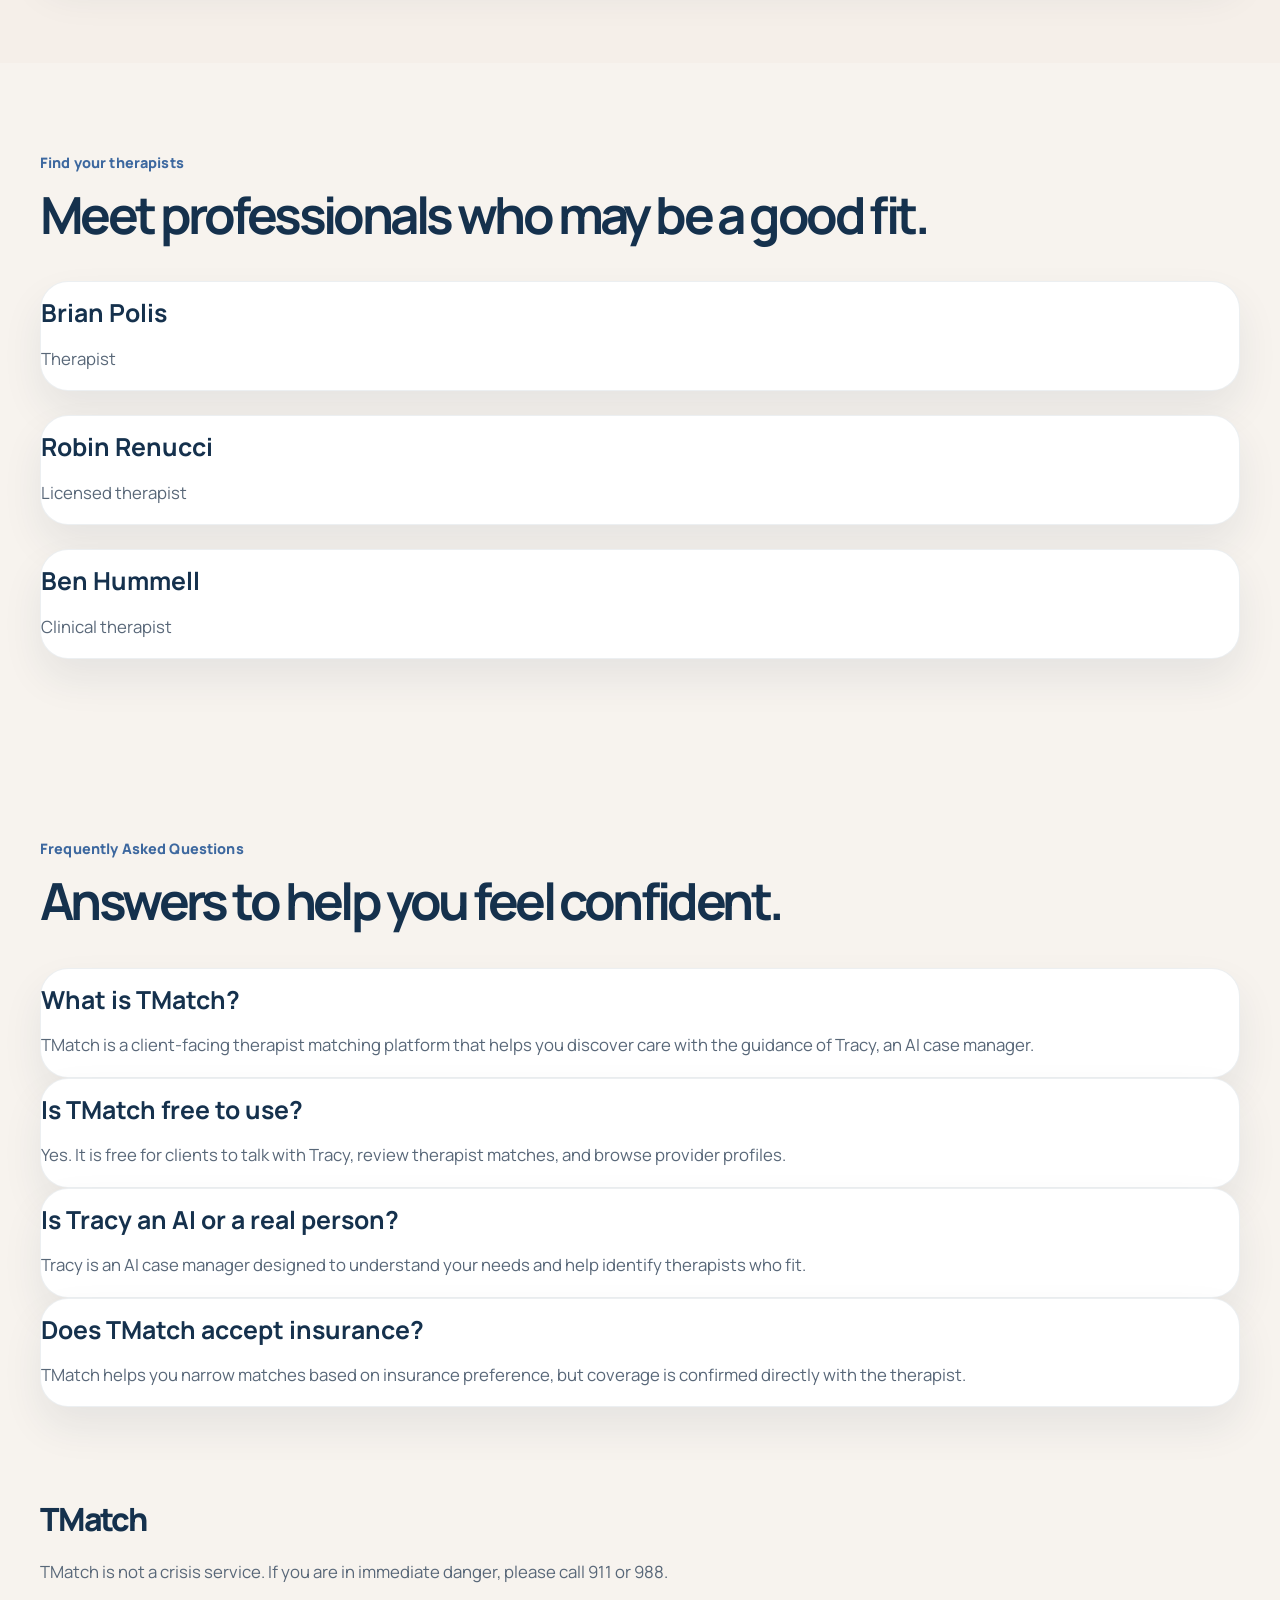
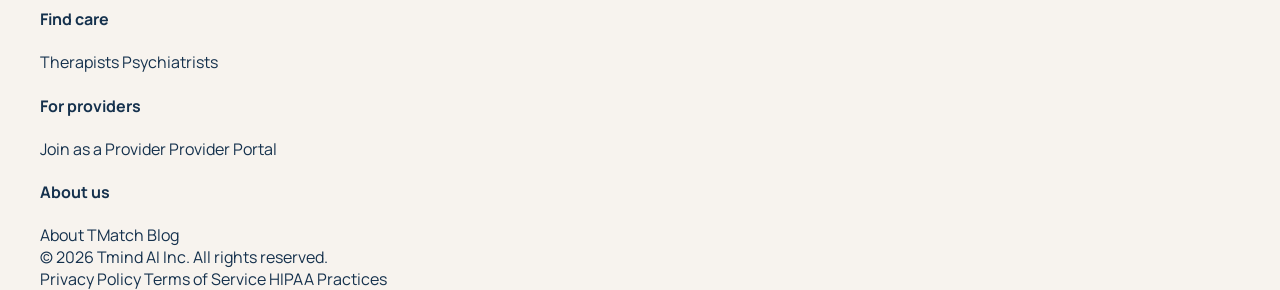
<file: website/website_sample.html>
<!DOCTYPE html>
<html lang="en">
  <head>
    <meta charset="UTF-8" />
    <meta name="viewport" content="width=device-width, initial-scale=1.0" />
    <title>TMatch | Your Personal Guide to the RIGHT Therapist</title>
    <meta
      name="description"
      content="TMatch helps you find the right therapist through a guided, AI-powered matching experience."
    />
    <link rel="preconnect" href="https://fonts.googleapis.com" />
    <link rel="preconnect" href="https://fonts.gstatic.com" crossorigin />
    <link
      href="https://fonts.googleapis.com/css2?family=Manrope:wght@400;500;600;700;800&display=swap"
      rel="stylesheet"
    />
    <link rel="stylesheet" href="website.css" />
  </head>
  <body>
    <header class="site-header">
      <div class="container nav-wrap">
        <a href="#top" class="brand" data-track="brand_click">TMatch</a>
        <nav class="main-nav" aria-label="Main navigation">
          <a href="#meet-tracy" data-track="nav_meet_tracy">Meet Tracy</a>
          <a href="#how-it-works" data-track="nav_how_it_works">How it works</a>
          <a href="#why-tmatch" data-track="nav_why_tmatch">Why TMatch</a>
          <a href="#faq" data-track="nav_faq">FAQ</a>
        </nav>
        <button class="primary-btn" data-track="header_cta">Get Started</button>
      </div>
    </header>

    <main id="top">
      <section class="hero section-shell">
        <div class="container hero-grid">
          <div class="hero-copy">
            <p class="eyebrow">Your Personal Guide to the RIGHT Therapist</p>
            <h1>Talk to Tracy, AI case manager who connects you with the right care.</h1>
            <p class="hero-subtitle">
              Get matched with therapists who fit your needs, preferences, and goals without endless scrolling.
            </p>
            <div class="cta-row">
              <button class="primary-btn" data-track="hero_primary_cta">Get Started</button>
              <button class="secondary-btn" data-track="hero_secondary_cta">Learn more</button>
              <a class="primary-btn" href="redirect-test.html?source=homepage" data-track="redirect_test_link">Test Redirect</a>
            </div>
          </div>

          <div class="hero-visual" aria-label="Tracy AI case manager illustration">
            <div class="tracy-card">
              <div class="tracy-badge">Hi, I'm Tracy!</div>
              <div class="tracy-avatar">
                <div class="avatar-head"></div>
                <div class="avatar-body"></div>
              </div>
              <div class="chat-bubble">
                <span class="chat-icon">✦</span>
                <span>Send message</span>
              </div>
            </div>
          </div>
        </div>
      </section>

      <section id="meet-tracy" class="section-shell section-soft" data-track-section="meet_tracy">
        <div class="container split-layout">
          <div class="section-copy">
            <p class="eyebrow dark">Meet Tracy</p>
            <h2>Your Personal Case Manager</h2>
            <p>
              Tracy is here to help you make sense of what you're looking for, even if you are not sure how to describe it yet.
            </p>
            <ul class="check-list">
              <li>Clarify your goals, preferences, and concerns</li>
              <li>Translate your needs into therapist-matching criteria</li>
              <li>Narrow your options to a few therapists who genuinely fit</li>
            </ul>
          </div>

          <div class="side-panel">
            <div class="mini-card large">
              <div class="mini-icon">💬</div>
              <div>
                <strong>Personal guidance</strong>
                <p>Not a quiz. Real, human-centered support.</p>
              </div>
            </div>
            <div class="mini-card small">
              <div class="mini-icon">✓</div>
              <div>
                <strong>Fewer, better matches</strong>
              </div>
            </div>
          </div>
        </div>
      </section>

      <section id="how-it-works" class="section-shell" data-track-section="how_it_works">
        <div class="container">
          <div class="section-heading centered">
            <p class="eyebrow dark">How it works</p>
            <h2>3 simple steps to find the right fit.</h2>
          </div>

          <div class="steps-grid">
            <article class="step-card">
              <div class="step-icon">1</div>
              <h3>Talk to Tracy</h3>
              <p>Chat with Tracy to share your concerns, preferences, and what matters most to you.</p>
            </article>
            <article class="step-card">
              <div class="step-icon">2</div>
              <h3>Review your matches</h3>
              <p>Receive a curated list of therapists who align with your needs and values.</p>
            </article>
            <article class="step-card">
              <div class="step-icon">3</div>
              <h3>Book a session</h3>
              <p>Start your session with your chosen therapist and begin your journey with confidence.</p>
            </article>
          </div>
        </div>
      </section>

      <section id="why-tmatch" class="section-shell section-soft" data-track-section="why_tmatch">
        <div class="container">
          <div class="section-heading centered">
            <p class="eyebrow dark">Why TMatch?</p>
            <h2>Thoughtful matching built around you.</h2>
          </div>

          <div class="feature-grid">
            <article class="feature-card">
              <div class="feature-icon">💳</div>
              <h3>Accept both cash & insurance</h3>
              <p>Tell Tracy how you prefer to pay, and match with options that fit your situation.</p>
            </article>
            <article class="feature-card">
              <div class="feature-icon">🔒</div>
              <h3>HIPAA compliant & secure</h3>
              <p>Your information is protected with privacy-first safeguards built into the experience.</p>
            </article>
            <article class="feature-card">
              <div class="feature-icon">🧠</div>
              <h3>Personal guidance, not a quiz</h3>
              <p>Most apps rely on forms; Tracy listens, understands, and helps you clarify what matters.</p>
            </article>
            <article class="feature-card">
              <div class="feature-icon">🎯</div>
              <h3>Fewer, better matches</h3>
              <p>Instead of endless profiles, you get a small set of genuinely fit-for-you therapist options.</p>
            </article>
            <article class="feature-card">
              <div class="feature-icon">🤍</div>
              <h3>Human-centered matching</h3>
              <p>We consider the nuance of your communication style, comfort, and what makes care feel safe.</p>
            </article>
            <article class="feature-card">
              <div class="feature-icon">📍</div>
              <h3>Matched on what matters</h3>
              <p>Location, availability, insurance, culture, and preferences are all part of the fit.</p>
            </article>
          </div>
        </div>
      </section>

      <section class="section-shell profiles-section" data-track-section="therapist_matches">
        <div class="container">
          <div class="section-heading">
            <p class="eyebrow dark">Find your therapists</p>
            <h2>Meet professionals who may be a good fit.</h2>
          </div>

          <div class="profile-grid">
            <article class="profile-card">
              <div class="profile-photo photo-one"></div>
              <div class="profile-info">
                <h3>Brian Polis</h3>
                <p>Therapist</p>
              </div>
            </article>
            <article class="profile-card">
              <div class="profile-photo photo-two"></div>
              <div class="profile-info">
                <h3>Robin Renucci</h3>
                <p>Licensed therapist</p>
              </div>
            </article>
            <article class="profile-card">
              <div class="profile-photo photo-three"></div>
              <div class="profile-info">
                <h3>Ben Hummell</h3>
                <p>Clinical therapist</p>
              </div>
            </article>
          </div>
        </div>
      </section>

      <section id="faq" class="section-shell faq-section" data-track-section="faq">
        <div class="container faq-wrap">
          <div class="section-heading">
            <p class="eyebrow dark">Frequently Asked Questions</p>
            <h2>Answers to help you feel confident.</h2>
          </div>

          <div class="faq-list">
            <div class="faq-item">
              <h3>What is TMatch?</h3>
              <p>TMatch is a client-facing therapist matching platform that helps you discover care with the guidance of Tracy, an AI case manager.</p>
            </div>
            <div class="faq-item">
              <h3>Is TMatch free to use?</h3>
              <p>Yes. It is free for clients to talk with Tracy, review therapist matches, and browse provider profiles.</p>
            </div>
            <div class="faq-item">
              <h3>Is Tracy an AI or a real person?</h3>
              <p>Tracy is an AI case manager designed to understand your needs and help identify therapists who fit.</p>
            </div>
            <div class="faq-item">
              <h3>Does TMatch accept insurance?</h3>
              <p>TMatch helps you narrow matches based on insurance preference, but coverage is confirmed directly with the therapist.</p>
            </div>
          </div>
        </div>
      </section>
    </main>

    <footer id="contact" class="site-footer">
      <div class="container footer-wrap">
        <div class="footer-brand">
          <div class="brand footer-logo" data-track="footer_brand">TMatch</div>
          <p>TMatch is not a crisis service. If you are in immediate danger, please call 911 or 988.</p>
        </div>

        <div class="footer-links">
          <div>
            <h4>Find care</h4>
            <a href="#" data-track="footer_find_care">Therapists</a>
            <a href="#" data-track="footer_psychiatrists">Psychiatrists</a>
          </div>
          <div>
            <h4>For providers</h4>
            <a href="#" data-track="footer_provider_join">Join as a Provider</a>
            <a href="#" data-track="footer_provider_portal">Provider Portal</a>
          </div>
          <div>
            <h4>About us</h4>
            <a href="#" data-track="footer_about">About TMatch</a>
            <a href="#" data-track="footer_blog">Blog</a>
          </div>
        </div>
      </div>

      <div class="container legal-row">
        <span>© 2026 Tmind AI Inc. All rights reserved.</span>
        <div class="legal-links">
          <a href="#" data-track="legal_privacy">Privacy Policy</a>
          <a href="#" data-track="legal_terms">Terms of Service</a>
          <a href="#" data-track="legal_hipaa">HIPAA Practices</a>
        </div>
      </div>
    </footer>

    <script src="tracking.js"></script>
  </body>
</html>
</file>
<file: dashboard.css>
:root {
  --bg: #f6f0ea;
  --panel: #ffffff;
  --panel-soft: #f4f7fb;
  --text: #18314f;
  --muted: #586f86;
  --primary: #4f7dbd;
  --primary-dark: #345d97;
  --border: rgba(24, 49, 79, 0.1);
  --shadow: 0 18px 40px rgba(24, 49, 79, 0.08);
  --success: #2a9d8f;
  --warning: #f4a261;
}

* { box-sizing: border-box; }

body {
  margin: 0;
  font-family: Arial, sans-serif;
  background: var(--bg);
  color: var(--text);
}

.container {
  width: min(1200px, calc(100% - 32px));
  margin: 0 auto;
}

.header {
  padding: 24px 0 16px;
}

.header-inner {
  display: flex;
  justify-content: space-between;
  align-items: center;
  gap: 16px;
}

h1 {
  margin: 0;
  font-size: clamp(2rem, 3vw, 2.8rem);
}

.refresh-btn {
  border: 0;
  border-radius: 999px;
  background: var(--primary);
  color: white;
  padding: 0.8rem 1.4rem;
  font-weight: 700;
  cursor: pointer;
}

.stats-grid {
  display: grid;
  grid-template-columns: repeat(4, minmax(0, 1fr));
  gap: 18px;
  margin: 24px 0 30px;
}

.stat-card {
  background: var(--panel);
  border: 1px solid var(--border);
  border-radius: 22px;
  padding: 22px;
  box-shadow: var(--shadow);
}

.stat-label {
  display: block;
  color: var(--muted);
  font-size: 0.85rem;
  text-transform: uppercase;
  letter-spacing: 0.08em;
  margin-bottom: 12px;
}

.stat-value {
  font-size: clamp(2rem, 3vw, 2.5rem);
  font-weight: 700;
}

.layout {
  display: grid;
  grid-template-columns: 1.2fr 0.8fr;
  gap: 22px;
}

.panel {
  background: var(--panel);
  border: 1px solid var(--border);
  border-radius: 22px;
  box-shadow: var(--shadow);
  overflow: hidden;
}

.panel-header {
  padding: 18px 20px;
  border-bottom: 1px solid var(--border);
  font-weight: 700;
  background: var(--panel-soft);
}

.panel-body {
  padding: 20px;
}

table {
  width: 100%;
  border-collapse: collapse;
}

th, td {
  text-align: left;
  padding: 12px 8px;
  border-bottom: 1px solid var(--border);
  vertical-align: top;
}

th {
  font-size: 0.8rem;
  text-transform: uppercase;
  letter-spacing: 0.08em;
  color: var(--muted);
}

.chip-list {
  display: flex;
  flex-wrap: wrap;
  gap: 8px;
}

.chip {
  display: inline-block;
  background: var(--panel-soft);
  color: var(--text);
  border: 1px solid var(--border);
  border-radius: 999px;
  padding: 0.5rem 0.8rem;
  font-size: 0.82rem;
  font-weight: 700;
}

.chart-panel {
  margin-top: 22px;
}

.chart-wrap {
  display: flex;
  align-items: end;
  gap: 14px;
  height: 220px;
  padding-top: 18px;
}

.bar-group {
  flex: 1;
  display: flex;
  flex-direction: column;
  justify-content: end;
  align-items: center;
  gap: 10px;
  min-width: 90px;
}

.bar {
  width: 100%;
  max-width: 110px;
  border-radius: 12px 12px 0 0;
  background: linear-gradient(180deg, var(--primary) 0%, var(--primary-dark) 100%);
  min-height: 12px;
}

.bar.alt {
  background: linear-gradient(180deg, var(--success) 0%, #1d8177 100%);
}

.bar-label {
  font-size: 0.8rem;
  color: var(--muted);
  font-weight: 700;
}

@media (max-width: 860px) {
  .stats-grid,
  .layout {
    grid-template-columns: 1fr;
  }

  .header-inner {
    flex-direction: column;
    align-items: flex-start;
  }
}
</file>
<file: website/website.css>
:root {
  --bg: #f7f3ee;
  --bg-soft: #f0ede8;
  --panel: #ffffff;
  --section: #f5efe9;
  --text: #15314d;
  --text-soft: #586778;
  --muted: #5f6c7b;
  --primary: #4f7dbd;
  --primary-strong: #3d689f;
  --accent: #dae8fb;
  --accent-strong: #a8d8c6;
  --border: rgba(21, 49, 77, 0.08);
  --shadow: 0 20px 40px rgba(21, 49, 77, 0.08);
}

* {
  box-sizing: border-box;
}

html {
  scroll-behavior: smooth;
}

body {
  margin: 0;
  font-family: "Manrope", sans-serif;
  background: var(--bg);
  color: var(--text);
}

a {
  color: inherit;
  text-decoration: none;
}

button,
input {
  font: inherit;
}

img {
  max-width: 100%;
  display: block;
}

.container {
  width: min(1200px, calc(100% - 32px));
  margin: 0 auto;
}

.section-shell {
  padding: 90px 0;
}

.site-header {
  position: sticky;
  top: 0;
  z-index: 20;
  background: rgba(247, 243, 238, 0.9);
  backdrop-filter: blur(12px);
  border-bottom: 1px solid var(--border);
}

.nav-wrap {
  min-height: 76px;
  display: flex;
  align-items: center;
  justify-content: space-between;
  gap: 24px;
}

.brand {
  font-size: 2rem;
  font-weight: 800;
  letter-spacing: -0.07em;
  color: var(--text);
}

.main-nav {
  display: flex;
  align-items: center;
  gap: 32px;
  color: var(--muted);
  font-weight: 600;
}

.main-nav a {
  transition: color 0.2s ease;
}

.main-nav a:hover {
  color: var(--text);
}

.primary-btn,
.secondary-btn {
  border: none;
  border-radius: 999px;
  padding: 1rem 1.5rem;
  font-size: 0.98rem;
  font-weight: 800;
  cursor: pointer;
  transition: transform 0.2s ease, box-shadow 0.2s ease;
}

.primary-btn {
  background: linear-gradient(135deg, var(--primary) 0%, var(--primary-strong) 100%);
  color: white;
  box-shadow: 0 14px 28px rgba(79, 125, 189, 0.25);
}

.secondary-btn {
  background: rgba(79, 125, 189, 0.08);
  color: var(--text);
  border: 1px solid rgba(21, 49, 77, 0.08);
}

.primary-btn:hover,
.secondary-btn:hover {
  transform: translateY(-1px);
}

.hero {
  background: linear-gradient(180deg, #f9f5f0 0%, #f7f3ee 100%);
  padding-top: 72px;
}

.hero-grid {
  display: grid;
  grid-template-columns: 1.1fr 0.9fr;
  align-items: center;
  gap: 48px;
}

.eyebrow {
  margin: 0 0 16px;
  color: var(--primary-strong);
  font-weight: 800;
  letter-spacing: 0.01em;
  text-transform: none;
  font-size: 0.9rem;
}

.eyebrow.dark {
  color: var(--primary-strong);
}

.hero-copy h1 {
  margin: 0;
  font-size: clamp(2.8rem, 5vw, 5.2rem);
  line-height: 0.95;
  letter-spacing: -0.07em;
  max-width: 680px;
}

.hero-subtitle {
  margin-top: 22px;
  color: var(--text-soft);
  font-size: 1.25rem;
  line-height: 1.7;
  max-width: 650px;
}

.cta-row {
  display: flex;
  flex-wrap: wrap;
  gap: 18px;
  margin-top: 30px;
}

.hero-visual {
  display: flex;
  justify-content: center;
}

.tracy-card {
  position: relative;
  width: min(100%, 520px);
  min-height: 520px;
  background: linear-gradient(180deg, #f7f3ee 0%, #edf5ff 100%);
  border-radius: 40px;
  border: 1px solid var(--border);
  box-shadow: var(--shadow);
  overflow: hidden;
}

.tracy-card::before {
  content: "";
  position: absolute;
  inset: 40px 50px auto auto;
  width: 200px;
  height: 200px;
  background: rgba(132, 194, 204, 0.14);
  border-radius: 50%;
}

.tracy-badge {
  position: absolute;
  top: 32px;
  left: 32px;
  background: rgba(255, 255, 255, 0.8);
  border: 1px solid rgba(21, 49, 77, 0.08);
  color: var(--text);
  padding: 0.7rem 1rem;
  border-radius: 999px;
  font-weight: 800;
}

.tracy-avatar {
  position: absolute;
  left: 50%;
  bottom: 110px;
  transform: translateX(-50%);
  width: 220px;
  height: 260px;
  border-radius: 50% 50% 22% 22%;
  background: linear-gradient(180deg, #e3d9ca 0%, #c9d7ef 100%);
  box-shadow: inset 0 -12px 30px rgba(88, 109, 255, 0.08);
}

.avatar-head {
  position: absolute;
  top: 42px;
  left: 50%;
  transform: translateX(-50%);
  width: 86px;
  height: 86px;
  border-radius: 50%;
  background: #f3d9c1;
}

.avatar-body {
  position: absolute;
  bottom: 0;
  left: 50%;
  transform: translateX(-50%);
  width: 150px;
  height: 150px;
  border-radius: 34% 34% 18% 18%;
  background: linear-gradient(180deg, #9bc0d8 0%, #7ca9d8 100%);
}

.chat-bubble {
  position: absolute;
  right: 34px;
  bottom: 34px;
  display: flex;
  align-items: center;
  gap: 10px;
  background: rgba(255, 255, 255, 0.9);
  border: 1px solid rgba(21, 49, 77, 0.08);
  border-radius: 18px;
  padding: 0.9rem 1.2rem;
  color: var(--text);
  font-weight: 700;
  box-shadow: 0 16px 30px rgba(21, 49, 77, 0.08);
}

.chat-icon {
  display: inline-grid;
  place-items: center;
  width: 28px;
  height: 28px;
  border-radius: 50%;
  background: #e9f3ff;
  color: var(--primary-strong);
}

.section-soft {
  background: var(--section);
}

.split-layout {
  display: grid;
  grid-template-columns: 1.2fr 0.8fr;
  gap: 34px;
  align-items: center;
}

.section-copy h2,
.section-heading h2 {
  margin: 0 0 18px;
  font-size: clamp(2.2rem, 4vw, 3.5rem);
  line-height: 1.05;
  letter-spacing: -0.07em;
}

.section-copy p,
.faq-item p,
.step-card p,
.feature-card p,
.profile-info p,
.footer-brand p {
  color: var(--text-soft);
  font-size: 1.05rem;
  line-height: 1.7;
}

.check-list {
  list-style: none;
  padding: 0;
  margin: 24px 0 0;
  display: grid;
  gap: 16px;
  color: var(--text);
}

.check-list li {
  position: relative;
  padding-left: 28px;
  font-size: 1.06rem;
  line-height: 1.7;
}

.check-list li::before {
  content: "✓";
  position: absolute;
  left: 0;
  top: 0;
  color: var(--primary-strong);
  font-weight: 800;
}

.side-panel {
  display: grid;
  gap: 18px;
}

.mini-card {
  display: flex;
  align-items: center;
  gap: 18px;
  background: var(--panel);
  border: 1px solid var(--border);
  border-radius: 28px;
  padding: 22px 20px;
  box-shadow: var(--shadow);
}

.mini-card.large {
  min-height: 150px;
}

.mini-card.small {
  min-height: 110px;
}

.mini-card strong {
  display: block;
  margin-bottom: 6px;
  font-size: 1.15rem;
}

.mini-card p {
  margin: 0;
  color: var(--text-soft);
}

.mini-icon,
.feature-icon,
.step-icon {
  display: grid;
  place-items: center;
  width: 56px;
  height: 56px;
  border-radius: 18px;
  background: linear-gradient(135deg, rgba(79, 125, 189, 0.12), rgba(168, 216, 198, 0.2));
  font-size: 1.4rem;
}

.step-icon {
  width: 52px;
  height: 52px;
  border-radius: 14px;
  font-weight: 800;
  color: var(--primary-strong);
  background: rgba(79, 125, 189, 0.08);
}

.section-heading {
  margin-bottom: 40px;
}

.section-heading.centered {
  text-align: center;
}

.steps-grid,
.feature-grid,
.profile-grid {
  display: grid;
  gap: 24px;
}

.steps-grid {
  grid-template-columns: repeat(3, minmax(0, 1fr));
}

.step-card,
.feature-card,
.profile-card,
.faq-item {
  background: var(--panel);
  border: 1px solid var(--border);
  border-radius: 28px;
  box-shadow: var(--shadow);
}

.step-card {
  padding: 28px 26px;
}

.step-card h3,
.feature-card h3,
.profile-info h3,
.faq-item h3 {
  margin: 16px 0 10px;
  font-size: 1.55rem;
  line-height: 1.2;
}
</file>
<file: styles.css>
:root {
  --bg: #f7f3ee;
  --bg-soft: #f0ede8;
  --panel: #ffffff;
  --section: #f5efe9;
  --text: #15314d;
  --text-soft: #586778;
  --muted: #5f6c7b;
  --primary: #4f7dbd;
  --primary-strong: #3d689f;
  --accent: #dae8fb;
  --accent-strong: #a8d8c6;
  --border: rgba(21, 49, 77, 0.08);
  --shadow: 0 20px 40px rgba(21, 49, 77, 0.08);
}

* {
  box-sizing: border-box;
}

html {
  scroll-behavior: smooth;
}

body {
  margin: 0;
  font-family: "Manrope", sans-serif;
  background: var(--bg);
  color: var(--text);
}

a {
  color: inherit;
  text-decoration: none;
}

button,
input {
  font: inherit;
}

img {
  max-width: 100%;
  display: block;
}

.container {
  width: min(1200px, calc(100% - 32px));
  margin: 0 auto;
}

.section-shell {
  padding: 90px 0;
}

.site-header {
  position: sticky;
  top: 0;
  z-index: 20;
  background: rgba(247, 243, 238, 0.9);
  backdrop-filter: blur(12px);
  border-bottom: 1px solid var(--border);
}

.nav-wrap {
  min-height: 76px;
  display: flex;
  align-items: center;
  justify-content: space-between;
  gap: 24px;
}

.brand {
  font-size: 2rem;
  font-weight: 800;
  letter-spacing: -0.07em;
  color: var(--text);
}

.main-nav {
  display: flex;
  align-items: center;
  gap: 32px;
  color: var(--muted);
  font-weight: 600;
}

.main-nav a {
  transition: color 0.2s ease;
}

.main-nav a:hover {
  color: var(--text);
}

.primary-btn,
.secondary-btn {
  border: none;
  border-radius: 999px;
  padding: 1rem 1.5rem;
  font-size: 0.98rem;
  font-weight: 800;
  cursor: pointer;
  transition: transform 0.2s ease, box-shadow 0.2s ease;
}

.primary-btn {
  background: linear-gradient(135deg, var(--primary) 0%, var(--primary-strong) 100%);
  color: white;
  box-shadow: 0 14px 28px rgba(79, 125, 189, 0.25);
}

.secondary-btn {
  background: rgba(79, 125, 189, 0.08);
  color: var(--text);
  border: 1px solid rgba(21, 49, 77, 0.08);
}

.primary-btn:hover,
.secondary-btn:hover {
  transform: translateY(-1px);
}

.hero {
  background: linear-gradient(180deg, #f9f5f0 0%, #f7f3ee 100%);
  padding-top: 72px;
}

.hero-grid {
  display: grid;
  grid-template-columns: 1.1fr 0.9fr;
  align-items: center;
  gap: 48px;
}

.eyebrow {
  margin: 0 0 16px;
  color: var(--primary-strong);
  font-weight: 800;
  letter-spacing: 0.01em;
  text-transform: none;
  font-size: 0.9rem;
}

.eyebrow.dark {
  color: var(--primary-strong);
}

.hero-copy h1 {
  margin: 0;
  font-size: clamp(2.8rem, 5vw, 5.2rem);
  line-height: 0.95;
  letter-spacing: -0.07em;
  max-width: 680px;
}

.hero-subtitle {
  margin-top: 22px;
  color: var(--text-soft);
  font-size: 1.25rem;
  line-height: 1.7;
  max-width: 650px;
}

.cta-row {
  display: flex;
  flex-wrap: wrap;
  gap: 18px;
  margin-top: 30px;
}

.hero-visual {
  display: flex;
  justify-content: center;
}

.tracy-card {
  position: relative;
  width: min(100%, 520px);
  min-height: 520px;
  background: linear-gradient(180deg, #f7f3ee 0%, #edf5ff 100%);
  border-radius: 40px;
  border: 1px solid var(--border);
  box-shadow: var(--shadow);
  overflow: hidden;
}

.tracy-card::before {
  content: "";
  position: absolute;
  inset: 40px 50px auto auto;
  width: 200px;
  height: 200px;
  background: rgba(132, 194, 204, 0.14);
  border-radius: 50%;
}

.tracy-badge {
  position: absolute;
  top: 32px;
  left: 32px;
  background: rgba(255, 255, 255, 0.8);
  border: 1px solid rgba(21, 49, 77, 0.08);
  color: var(--text);
  padding: 0.7rem 1rem;
  border-radius: 999px;
  font-weight: 800;
}

.tracy-avatar {
  position: absolute;
  left: 50%;
  bottom: 110px;
  transform: translateX(-50%);
  width: 220px;
  height: 260px;
  border-radius: 50% 50% 22% 22%;
  background: linear-gradient(180deg, #e3d9ca 0%, #c9d7ef 100%);
  box-shadow: inset 0 -12px 30px rgba(88, 109, 255, 0.08);
}

.avatar-head {
  position: absolute;
  top: 42px;
  left: 50%;
  transform: translateX(-50%);
  width: 86px;
  height: 86px;
  border-radius: 50%;
  background: #f3d9c1;
}

.avatar-body {
  position: absolute;
  bottom: 0;
  left: 50%;
  transform: translateX(-50%);
  width: 150px;
  height: 150px;
  border-radius: 34% 34% 18% 18%;
  background: linear-gradient(180deg, #9bc0d8 0%, #7ca9d8 100%);
}

.chat-bubble {
  position: absolute;
  right: 34px;
  bottom: 34px;
  display: flex;
  align-items: center;
  gap: 10px;
  background: rgba(255, 255, 255, 0.9);
  border: 1px solid rgba(21, 49, 77, 0.08);
  border-radius: 18px;
  padding: 0.9rem 1.2rem;
  color: var(--text);
  font-weight: 700;
  box-shadow: 0 16px 30px rgba(21, 49, 77, 0.08);
}

.chat-icon {
  display: inline-grid;
  place-items: center;
  width: 28px;
  height: 28px;
  border-radius: 50%;
  background: #e9f3ff;
  color: var(--primary-strong);
}

.section-soft {
  background: var(--section);
}

.split-layout {
  display: grid;
  grid-template-columns: 1.2fr 0.8fr;
  gap: 34px;
  align-items: center;
}

.section-copy h2,
.section-heading h2 {
  margin: 0 0 18px;
  font-size: clamp(2.2rem, 4vw, 3.5rem);
  line-height: 1.05;
  letter-spacing: -0.07em;
}

.section-copy p,
.faq-item p,
.step-card p,
.feature-card p,
.profile-info p,
.footer-brand p {
  color: var(--text-soft);
  font-size: 1.05rem;
  line-height: 1.7;
}

.check-list {
  list-style: none;
  padding: 0;
  margin: 24px 0 0;
  display: grid;
  gap: 16px;
  color: var(--text);
}

.check-list li {
  position: relative;
  padding-left: 28px;
  font-size: 1.06rem;
  line-height: 1.7;
}

.check-list li::before {
  content: "✓";
  position: absolute;
  left: 0;
  top: 0;
  color: var(--primary-strong);
  font-weight: 800;
}

.side-panel {
  display: grid;
  gap: 18px;
}

.mini-card {
  display: flex;
  align-items: center;
  gap: 18px;
  background: var(--panel);
  border: 1px solid var(--border);
  border-radius: 28px;
  padding: 22px 20px;
  box-shadow: var(--shadow);
}

.mini-card.large {
  min-height: 150px;
}

.mini-card.small {
  min-height: 110px;
}

.mini-card strong {
  display: block;
  margin-bottom: 6px;
  font-size: 1.15rem;
}

.mini-card p {
  margin: 0;
  color: var(--text-soft);
}

.mini-icon,
.feature-icon,
.step-icon {
  display: grid;
  place-items: center;
  width: 56px;
  height: 56px;
  border-radius: 18px;
  background: linear-gradient(135deg, rgba(79, 125, 189, 0.12), rgba(168, 216, 198, 0.2));
  font-size: 1.4rem;
}

.step-icon {
  width: 52px;
  height: 52px;
  border-radius: 14px;
  font-weight: 800;
  color: var(--primary-strong);
  background: rgba(79, 125, 189, 0.08);
}

.section-heading {
  margin-bottom: 40px;
}

.section-heading.centered {
  text-align: center;
}

.steps-grid,
.feature-grid,
.profile-grid {
  display: grid;
  gap: 24px;
}

.steps-grid {
  grid-template-columns: repeat(3, minmax(0, 1fr));
}

.step-card,
.feature-card,
.profile-card,
.faq-item {
  background: var(--panel);
  border: 1px solid var(--border);
  border-radius: 28px;
  box-shadow: var(--shadow);
}

.step-card {
  padding: 28px 26px;
}

.step-card h3,
.feature-card h3,
.profile-info h3,
.faq-item h3 {
  margin: 16px 0 10px;
  font-size: 1.55rem;
  line-height: 1.2;
}

.feature-grid {
  grid-template-columns: repeat(3, minmax(0, 1fr));
}

.feature-card {
  padding: 26px 22px;
}

.feature-card h3 {
  font-size: 1.32rem;
}

.profiles-section {
  background: #f9f7f4;
}

.profile-grid {
  grid-template-columns: repeat(3, minmax(0, 1fr));
}

.profile-card {
  overflow: hidden;
}

.profile-photo {
  height: 240px;
  background-size: cover;
  background-position: center;
}

.photo-one {
  background: linear-gradient(140deg, rgba(135, 157, 202, 0.2), rgba(168, 216, 198, 0.4)),
    linear-gradient(120deg, #d9dfe8 0%, #b7c7db 100%);
}

.photo-two {
  background: linear-gradient(140deg, rgba(180, 201, 250, 0.2), rgba(168, 216, 198, 0.3)),
    linear-gradient(120deg, #e7d9d2 0%, #c1d5eb 100%);
}

.photo-three {
  background: linear-gradient(140deg, rgba(144, 191, 179, 0.22), rgba(196, 214, 245, 0.35)),
    linear-gradient(120deg, #ded7d0 0%, #bfd3eb 100%);
}

.profile-info {
  padding: 22px 20px 24px;
}

.profile-info h3 {
  margin-top: 0;
  font-size: 1.5rem;
}

.profile-info p {
  margin: 0;
}

.faq-wrap {
  max-width: 980px;
  margin: 0 auto;
}

.faq-list {
  display: grid;
  gap: 18px;
}

.faq-item {
  padding: 26px 24px;
}

.faq-item h3 {
  margin-top: 0;
}

.site-footer {
  background: #faf7f3;
  border-top: 1px solid var(--border);
  padding: 52px 0 30px;
}

.footer-wrap {
  display: grid;
  grid-template-columns: 1fr 1.6fr;
  gap: 36px;
  align-items: start;
}

.footer-logo {
  margin-bottom: 12px;
}

.footer-links {
  display: grid;
  grid-template-columns: repeat(3, minmax(0, 1fr));
  gap: 18px;
}

.footer-links h4 {
  margin: 0 0 16px;
  font-size: 1rem;
  color: var(--text);
}

.footer-links a,
.legal-links a {
  display: block;
  color: var(--text-soft);
  margin-bottom: 10px;
  transition: color 0.2s ease;
}

.footer-links a:hover,
.legal-links a:hover {
  color: var(--text);
}

.legal-row {
  margin-top: 28px;
  padding-top: 22px;
  border-top: 1px solid var(--border);
  display: flex;
  align-items: center;
  justify-content: space-between;
  gap: 16px;
  color: var(--text-soft);
}

.legal-links {
  display: flex;
  align-items: center;
  flex-wrap: wrap;
  gap: 18px;
}

@media (max-width: 860px) {
  .nav-wrap {
    padding: 18px 0;
  }

  .main-nav {
    display: none;
  }

  .hero-grid,
  .split-layout,
  .steps-grid,
  .feature-grid,
  .profile-grid,
  .footer-wrap,
  .footer-links {
    grid-template-columns: 1fr;
  }

  .hero {
    padding-top: 40px;
  }

  .tracy-card {
    min-height: 420px;
  }

  .legal-row {
    flex-direction: column;
    align-items: flex-start;
  }
}
</file>
